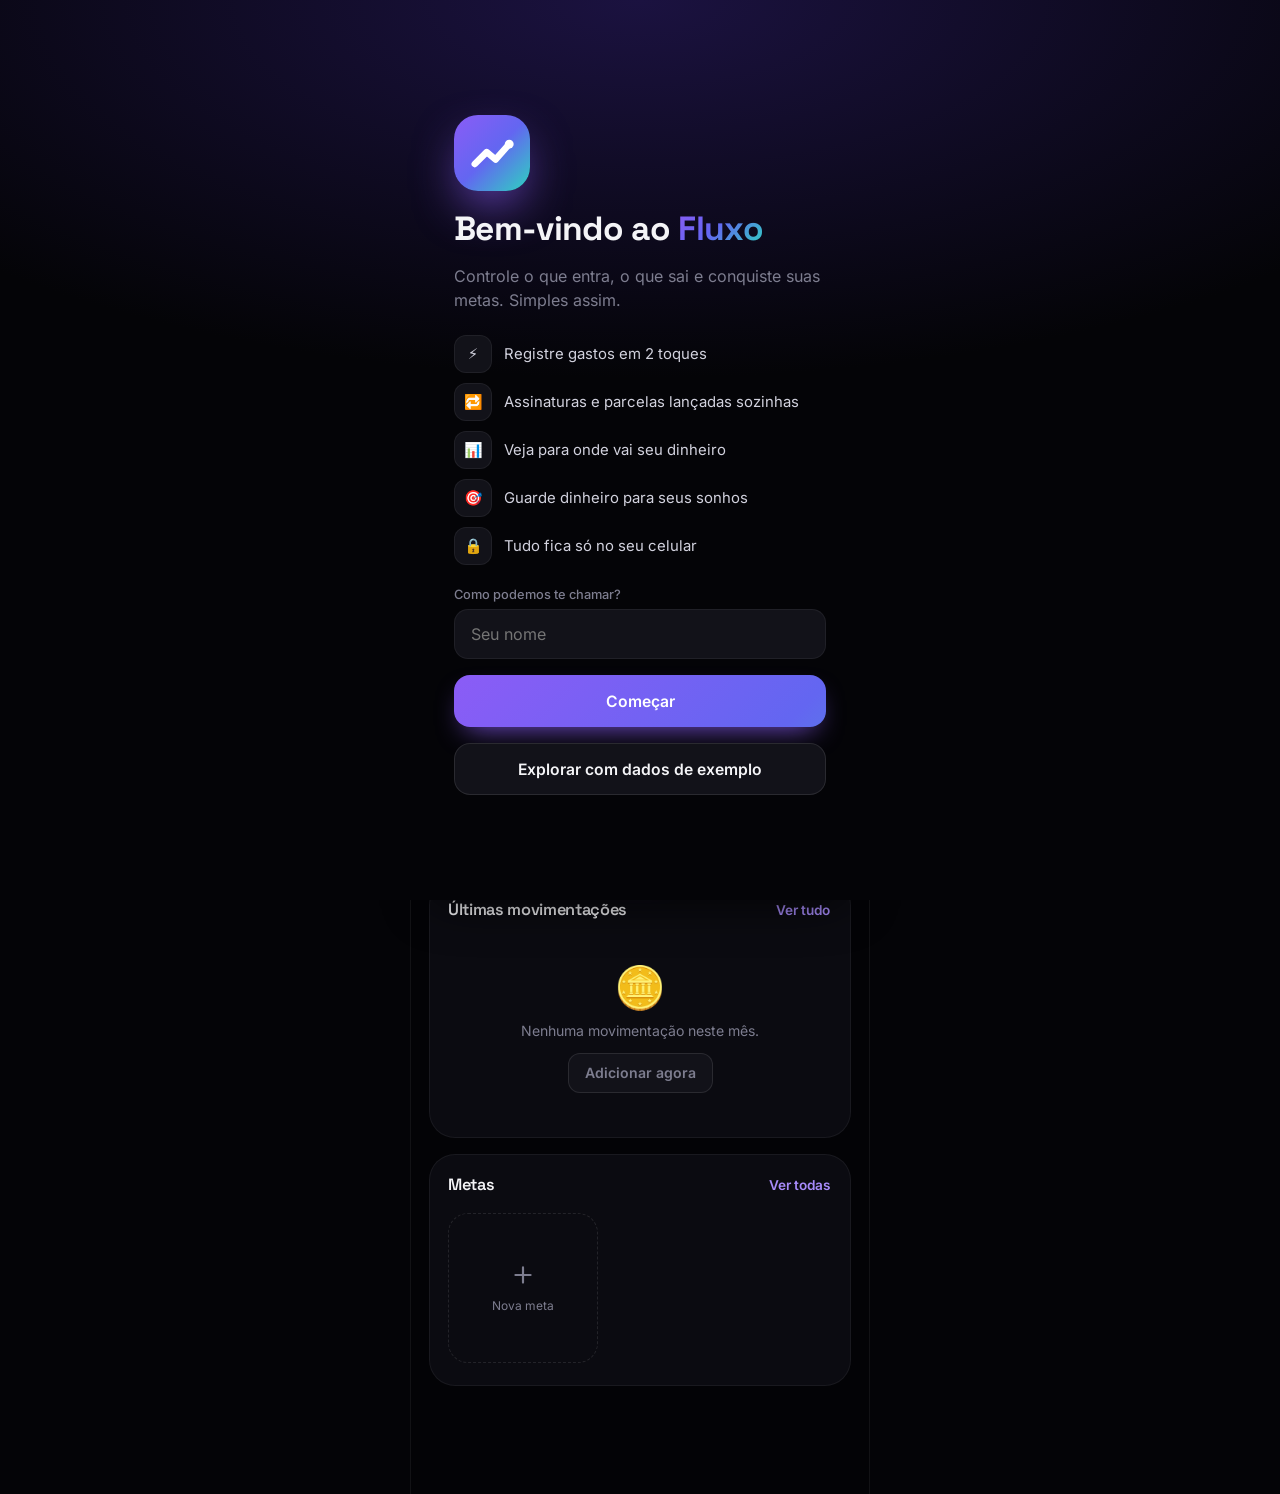
<file: index.html>
<!DOCTYPE html>
<html lang="pt-BR">
<head>
  <meta charset="UTF-8" />
  <meta name="viewport" content="width=device-width, initial-scale=1.0, maximum-scale=1.0, user-scalable=no, viewport-fit=cover" />
  <title>Fluxo — Finanças Pessoais</title>
  <meta name="description" content="Gestão de finanças pessoais simples, moderna e bonita." />
  <meta name="theme-color" content="#040407" />
  <meta name="mobile-web-app-capable" content="yes" />
  <meta name="apple-mobile-web-app-capable" content="yes" />
  <meta name="apple-mobile-web-app-status-bar-style" content="black-translucent" />
  <link rel="manifest" href="manifest.webmanifest" />
  <link rel="icon" href="icon.svg" type="image/svg+xml" />
  <link rel="stylesheet" href="style.css?v=2.0" />
</head>
<body>
  <div class="glow g1" aria-hidden="true"></div>
  <div class="glow g2" aria-hidden="true"></div>
  <canvas id="confetti" aria-hidden="true"></canvas>

  <div class="shell" id="shell">
    <!-- Topo -->
    <header class="appbar">
      <button class="hello" id="helloBtn" aria-label="Configurações do perfil">
        <span class="avatar" id="avatar">F</span>
        <span class="hello-text">
          <small id="greeting">Olá</small>
          <strong id="userName">Bem-vindo</strong>
        </span>
      </button>
      <div class="appbar-actions">
        <button class="icon-btn" id="eyeBtn" aria-label="Esconder valores">
          <svg class="eye-open" viewBox="0 0 24 24"><path d="M2 12s3.6-7 10-7 10 7 10 7-3.6 7-10 7S2 12 2 12z"/><circle cx="12" cy="12" r="3"/></svg>
          <svg class="eye-closed" viewBox="0 0 24 24"><path d="M3 3l18 18M10.6 5.1A9.8 9.8 0 0112 5c6.4 0 10 7 10 7a17 17 0 01-3.2 4.2M6.6 6.6A17 17 0 002 12s3.6 7 10 7a9.6 9.6 0 004.4-1.1M9.9 9.9a3 3 0 004.2 4.2"/></svg>
        </button>
        <button class="icon-btn" id="settingsBtn" aria-label="Configurações">
          <svg viewBox="0 0 24 24"><circle cx="12" cy="12" r="3"/><path d="M19.4 15a1.7 1.7 0 00.3 1.8l.1.1a2 2 0 11-2.8 2.8l-.1-.1a1.7 1.7 0 00-1.8-.3 1.7 1.7 0 00-1 1.5V21a2 2 0 11-4 0v-.1a1.7 1.7 0 00-1.1-1.5 1.7 1.7 0 00-1.8.3l-.1.1a2 2 0 11-2.8-2.8l.1-.1a1.7 1.7 0 00.3-1.8 1.7 1.7 0 00-1.5-1H3a2 2 0 110-4h.1a1.7 1.7 0 001.5-1.1 1.7 1.7 0 00-.3-1.8l-.1-.1a2 2 0 112.8-2.8l.1.1a1.7 1.7 0 001.8.3H9a1.7 1.7 0 001-1.5V3a2 2 0 114 0v.1a1.7 1.7 0 001 1.5 1.7 1.7 0 001.8-.3l.1-.1a2 2 0 112.8 2.8l-.1.1a1.7 1.7 0 00-.3 1.8V9a1.7 1.7 0 001.5 1H21a2 2 0 110 4h-.1a1.7 1.7 0 00-1.5 1z"/></svg>
        </button>
      </div>
    </header>

    <div class="month-switch" id="monthSwitch">
      <button class="icon-btn sm" id="prevMonth" aria-label="Mês anterior"><svg viewBox="0 0 24 24"><path d="M15 18l-6-6 6-6"/></svg></button>
      <button class="month-label" id="monthLabel" aria-label="Voltar para o mês atual">—</button>
      <button class="icon-btn sm" id="nextMonth" aria-label="Próximo mês"><svg viewBox="0 0 24 24"><path d="M9 18l6-6-6-6"/></svg></button>
    </div>

    <main class="screens">
      <!-- ===== Início ===== -->
      <section class="screen active" data-screen="home">
        <article class="hero">
          <div class="hero-orb"></div>
          <div class="hero-shine"></div>
          <div class="hero-top">
            <span class="hero-label" id="heroLabel">Saldo atual</span>
            <button class="streak-chip" id="streakChip" aria-label="Conquistas">🔥 <b id="streakNum">0</b></button>
          </div>
          <div class="hero-value money" id="heroBalance">R$ 0,00</div>
          <div class="forecast" id="forecast" hidden></div>
          <div class="hero-row">
            <div class="hero-pill in">
              <small><span class="pill-ico"><svg viewBox="0 0 24 24"><path d="M7 17L17 7M9 7h8v8"/></svg></span>Entrou no mês</small>
              <strong class="money" id="heroIncome">R$ 0</strong>
            </div>
            <div class="hero-pill out">
              <small><span class="pill-ico"><svg viewBox="0 0 24 24"><path d="M17 7L7 17M15 17H7V9"/></svg></span>Saiu no mês</small>
              <strong class="money" id="heroExpense">R$ 0</strong>
            </div>
          </div>
        </article>

        <div class="quick" id="quick">
          <button class="quick-btn" data-quick="expense"><span class="q-ico out"><svg viewBox="0 0 24 24"><path d="M12 5v14M5 12l7 7 7-7"/></svg></span>Despesa</button>
          <button class="quick-btn" data-quick="income"><span class="q-ico in"><svg viewBox="0 0 24 24"><path d="M12 19V5M5 12l7-7 7 7"/></svg></span>Receita</button>
          <button class="quick-btn" data-quick="transfer"><span class="q-ico tr"><svg viewBox="0 0 24 24"><path d="M7 7h13l-4-4M17 17H4l4 4"/></svg></span>Transferir</button>
          <button class="quick-btn" data-quick="sub"><span class="q-ico sub"><svg viewBox="0 0 24 24"><path d="M21 12a9 9 0 11-3-6.7L21 8"/><path d="M21 3v5h-5"/></svg></span>Assinatura</button>
          <button class="quick-btn" data-quick="inst"><span class="q-ico inst"><svg viewBox="0 0 24 24"><rect x="2" y="5" width="20" height="14" rx="2"/><path d="M2 10h20M6 15h4"/></svg></span>Parcelar</button>
          <button class="quick-btn" data-quick="goal"><span class="q-ico goal"><svg viewBox="0 0 24 24"><circle cx="12" cy="12" r="9"/><circle cx="12" cy="12" r="5"/><circle cx="12" cy="12" r="1"/></svg></span>Meta</button>
          <button class="quick-btn" data-quick="budget"><span class="q-ico budget"><svg viewBox="0 0 24 24"><path d="M21 12a9 9 0 11-9-9v9z"/><path d="M15 3.5A9 9 0 0120.5 9H15z"/></svg></span>Limite</button>
          <button class="quick-btn" data-quick="debt"><span class="q-ico debt"><svg viewBox="0 0 24 24"><circle cx="9" cy="8" r="4"/><path d="M2 21a7 7 0 0114 0M17 11h6M20 8v6"/></svg></span>Empréstimo</button>
        </div>

        <button class="story-banner" id="storyBanner" hidden></button>

        <article class="insight" id="insight"></article>

        <article class="panel flat">
          <div class="panel-head">
            <h2>Minhas contas</h2>
            <button class="link" data-open="account">+ Conta</button>
          </div>
          <div class="acc-rail" id="accRail"></div>
        </article>

        <article class="panel" id="upcomingPanel" hidden>
          <div class="panel-head">
            <h2>Próximas cobranças</h2>
            <button class="link" data-goto="plans" data-plan="fixed">Fixas</button>
          </div>
          <ul class="up-list" id="upcomingList"></ul>
        </article>

        <article class="panel">
          <div class="panel-head">
            <h2>Gastos do mês</h2>
            <button class="link" data-goto="stats">Análise</button>
          </div>
          <ul class="bars" id="homeBars"></ul>
        </article>

        <article class="panel">
          <div class="panel-head">
            <h2>Últimas movimentações</h2>
            <button class="link" data-goto="tx">Ver tudo</button>
          </div>
          <ul class="tx-list" id="homeTx"></ul>
        </article>

        <article class="panel flat">
          <div class="panel-head">
            <h2>Metas</h2>
            <button class="link" data-goto="plans" data-plan="goals">Ver todas</button>
          </div>
          <div class="goal-rail" id="homeGoals"></div>
        </article>
      </section>

      <!-- ===== Extrato ===== -->
      <section class="screen" data-screen="tx">
        <h1 class="screen-title">Extrato</h1>
        <div class="search">
          <svg viewBox="0 0 24 24"><circle cx="11" cy="11" r="7"/><path d="M20 20l-3.5-3.5"/></svg>
          <input type="search" id="search" placeholder="Buscar por nome ou categoria" />
          <button class="search-clear" id="searchClear" aria-label="Limpar busca" hidden><svg viewBox="0 0 24 24"><path d="M6 6l12 12M18 6L6 18"/></svg></button>
        </div>
        <div class="seg" id="typeFilter">
          <button class="active" data-filter="all">Tudo</button>
          <button data-filter="income">Entradas</button>
          <button data-filter="expense">Saídas</button>
          <span class="seg-pill"></span>
        </div>
        <div class="chip-rail" id="txFilters"></div>
        <div class="tx-summary" id="txSummary"></div>
        <ul class="tx-list full" id="txList"></ul>
        <p class="hint" id="swipeHint">Dica: arraste uma movimentação para a esquerda para excluir</p>
      </section>

      <!-- ===== Análise ===== -->
      <section class="screen" data-screen="stats">
        <h1 class="screen-title">Análise</h1>
        <button class="story-cta" id="storyBtn">
          <span class="story-cta-ico">✨</span>
          <span><strong id="storyBtnTitle">Resumo do mês</strong><small>Seu mês contado em stories</small></span>
          <svg viewBox="0 0 24 24"><path d="M9 18l6-6-6-6"/></svg>
        </button>

        <article class="panel">
          <div class="result-row">
            <div>
              <small class="muted">Resultado do mês</small>
              <div class="result-value money" id="statResult">R$ 0,00</div>
              <small class="muted" id="statResultHint">—</small>
            </div>
            <div class="ring" id="savingsRing" style="--p:0">
              <div class="ring-in"><strong id="savingsPct">0%</strong><small>guardado</small></div>
            </div>
          </div>
        </article>

        <article class="panel">
          <div class="panel-head">
            <h2>Regra 50/30/20</h2>
            <button class="link" id="ruleInfo">O que é?</button>
          </div>
          <div class="rule" id="rule"></div>
        </article>

        <article class="panel">
          <div class="panel-head"><h2>Para onde foi o dinheiro</h2></div>
          <div class="donut">
            <canvas id="catChart"></canvas>
            <div class="donut-center"><small>Total gasto</small><strong class="money" id="donutTotal">R$ 0</strong></div>
          </div>
          <ul class="cat-list" id="catList"></ul>
        </article>

        <article class="panel">
          <div class="panel-head">
            <h2>Calendário de gastos</h2>
            <span class="heat-legend"><small>menos</small><i class="h1"></i><i class="h2"></i><i class="h3"></i><i class="h4"></i><small>mais</small></span>
          </div>
          <div class="cal" id="calendar"></div>
        </article>

        <article class="panel">
          <div class="panel-head">
            <h2>Últimos 6 meses</h2>
            <div class="legend"><span><i class="dot in"></i>Entradas</span><span><i class="dot out"></i>Saídas</span></div>
          </div>
          <div class="chart-wrap"><canvas id="flowChart"></canvas></div>
        </article>

        <article class="panel">
          <div class="panel-head">
            <h2>Limites por categoria</h2>
            <button class="icon-btn sm" data-open="budget" aria-label="Novo limite"><svg viewBox="0 0 24 24"><path d="M12 5v14M5 12h14"/></svg></button>
          </div>
          <ul class="budget-list" id="budgetList"></ul>
        </article>
      </section>

      <!-- ===== Planos ===== -->
      <section class="screen" data-screen="plans">
        <h1 class="screen-title">Planos</h1>
        <div class="seg" id="planSeg">
          <button class="active" data-plan="goals">Metas</button>
          <button data-plan="fixed">Fixas</button>
          <button data-plan="debts">Empréstimos</button>
          <span class="seg-pill"></span>
        </div>

        <div class="plan" data-plan-view="goals">
          <article class="hero small">
            <div class="hero-orb"></div>
            <span class="hero-label">Total guardado</span>
            <div class="hero-value money" id="goalsTotal">R$ 0,00</div>
            <div class="track"><span id="goalsTrack"></span></div>
            <small class="hero-sub" id="goalsSub">—</small>
          </article>
          <ul class="goal-list" id="goalList"></ul>
          <button class="add-dashed" data-open="goal"><svg viewBox="0 0 24 24"><path d="M12 5v14M5 12h14"/></svg> Nova meta</button>
        </div>

        <div class="plan" data-plan-view="fixed" hidden>
          <article class="hero small">
            <div class="hero-orb"></div>
            <span class="hero-label">Gastos fixos por mês</span>
            <div class="hero-value money" id="fixedTotal">R$ 0,00</div>
            <small class="hero-sub" id="fixedSub">—</small>
          </article>
          <ul class="rec-list" id="recList"></ul>
          <div class="panel">
            <div class="panel-head"><h2>Adicionar rápido</h2></div>
            <div class="popular" id="popularSubs"></div>
          </div>
          <button class="add-dashed" data-open="sub"><svg viewBox="0 0 24 24"><path d="M12 5v14M5 12h14"/></svg> Nova assinatura ou conta fixa</button>
        </div>

        <div class="plan" data-plan-view="debts" hidden>
          <div class="tx-summary">
            <div class="in"><small>Me devem</small><strong class="money" id="debtOwed">R$ 0,00</strong></div>
            <div class="out"><small>Eu devo</small><strong class="money" id="debtOwe">R$ 0,00</strong></div>
          </div>
          <ul class="debt-list" id="debtList"></ul>
          <button class="add-dashed" data-open="debt"><svg viewBox="0 0 24 24"><path d="M12 5v14M5 12h14"/></svg> Novo empréstimo</button>
        </div>
      </section>
    </main>

    <!-- Barra inferior -->
    <nav class="tabbar" id="tabbar">
      <button class="tab active" data-tab="home">
        <svg viewBox="0 0 24 24"><path d="M3 10.5L12 3l9 7.5V20a1 1 0 01-1 1h-5v-6h-6v6H4a1 1 0 01-1-1z"/></svg><span>Início</span>
      </button>
      <button class="tab" data-tab="tx">
        <svg viewBox="0 0 24 24"><path d="M8 6h13M8 12h13M8 18h13M3 6h.01M3 12h.01M3 18h.01"/></svg><span>Extrato</span>
      </button>
      <button class="fab" id="fab" aria-label="Nova movimentação">
        <svg viewBox="0 0 24 24"><path d="M12 5v14M5 12h14"/></svg>
      </button>
      <button class="tab" data-tab="stats">
        <svg viewBox="0 0 24 24"><path d="M4 20V10M10 20V4M16 20v-7M22 20H2"/></svg><span>Análise</span>
      </button>
      <button class="tab" data-tab="plans">
        <svg viewBox="0 0 24 24"><circle cx="12" cy="12" r="9"/><circle cx="12" cy="12" r="5"/><circle cx="12" cy="12" r="1"/></svg><span>Planos</span>
      </button>
      <span class="tab-dot" id="tabDot"></span>
    </nav>
  </div>

  <!-- ===== Sheets ===== -->
  <div class="backdrop" id="backdrop"></div>

  <!-- Nova movimentação -->
  <section class="sheet" id="txSheet" aria-label="Movimentação">
    <div class="grab"><span></span></div>
    <div class="sheet-head">
      <div class="type-toggle three" id="typeToggle">
        <button type="button" data-type="expense" class="active">Despesa</button>
        <button type="button" data-type="income">Receita</button>
        <button type="button" data-type="transfer">Transferir</button>
        <span class="pill"></span>
      </div>
      <button class="icon-btn sm danger" id="txDelete" aria-label="Excluir" hidden><svg viewBox="0 0 24 24"><path d="M4 7h16M10 11v6M14 11v6M5 7l1 13h12l1-13M9 7V4h6v3"/></svg></button>
    </div>
    <div class="amount-display" id="amountDisplay"><span class="money-raw" id="amountText">R$ 0,00</span><i class="caret"></i></div>
    <div class="amount-hint" id="amountHint"></div>
    <div class="sugg-rail" id="txSugg"></div>
    <div class="tx-note" id="txNote" hidden></div>
    <input class="desc-input" id="txDesc" type="text" placeholder="Descrição (opcional)" maxlength="60" autocomplete="off" enterkeyhint="done" />
    <div class="cat-rail" id="txCats"></div>
    <div class="transfer-row" id="transferRow" hidden>
      <button type="button" class="acc-pick" id="trFrom"><small>De</small><strong>—</strong></button>
      <span class="tr-arrow"><svg viewBox="0 0 24 24"><path d="M5 12h14M13 6l6 6-6 6"/></svg></span>
      <button type="button" class="acc-pick" id="trTo"><small>Para</small><strong>—</strong></button>
    </div>
    <div class="opt-row" id="optRow">
      <button type="button" class="opt" id="optDate"><svg viewBox="0 0 24 24"><rect x="3" y="5" width="18" height="16" rx="2"/><path d="M16 3v4M8 3v4M3 11h18"/></svg><span>Hoje</span></button>
      <button type="button" class="opt" id="optAcc"><span>👛 Carteira</span></button>
      <button type="button" class="opt" id="optRepeat"><svg viewBox="0 0 24 24"><path d="M17 2l4 4-4 4M3 11V9a3 3 0 013-3h15M7 22l-4-4 4-4M21 13v2a3 3 0 01-3 3H3"/></svg><span>Não repete</span></button>
      <input type="date" id="txDate" class="ghost-date" tabindex="-1" aria-hidden="true" />
    </div>
    <div class="keypad" id="keypad">
      <button data-k="1">1</button><button data-k="2">2</button><button data-k="3">3</button>
      <button data-k="4">4</button><button data-k="5">5</button><button data-k="6">6</button>
      <button data-k="7">7</button><button data-k="8">8</button><button data-k="9">9</button>
      <button data-k="00">00</button><button data-k="0">0</button>
      <button data-k="back" aria-label="Apagar"><svg viewBox="0 0 24 24"><path d="M21 5H9l-6 7 6 7h12a1 1 0 001-1V6a1 1 0 00-1-1zM17 9l-6 6M11 9l6 6"/></svg></button>
    </div>
    <button class="btn primary block" id="txSave">Salvar</button>
  </section>

  <!-- Assinatura / conta fixa (edição) -->
  <section class="sheet" id="recSheet" aria-label="Assinatura">
    <div class="grab"><span></span></div>
    <div class="sheet-head">
      <h3 id="recTitle">Assinatura</h3>
      <button class="icon-btn sm danger" id="recDelete" aria-label="Cancelar assinatura"><svg viewBox="0 0 24 24"><path d="M4 7h16M10 11v6M14 11v6M5 7l1 13h12l1-13M9 7V4h6v3"/></svg></button>
    </div>
    <form id="recForm" class="form" autocomplete="off">
      <div class="rec-stats" id="recStats"></div>
      <label class="field"><span>Nome</span><input type="text" id="recDesc" maxlength="60" /></label>
      <div class="field-row">
        <label class="field"><span>Valor</span><input type="text" inputmode="decimal" id="recAmount" /></label>
        <label class="field"><span>Próxima cobrança</span><input type="date" id="recNext" /></label>
      </div>
      <div class="field"><span>Repete</span>
        <div class="chips-row three" id="recFreq">
          <button type="button" data-f="weekly">Semanal</button>
          <button type="button" data-f="monthly">Mensal</button>
          <button type="button" data-f="yearly">Anual</button>
        </div>
      </div>
      <div class="cat-rail" id="recCats"></div>
      <label class="setting boxed">
        <span class="s-ico">⏸️</span><span class="s-text"><strong>Pausar</strong><small>Para de lançar até você reativar</small></span>
        <input type="checkbox" class="switch" id="recPaused" />
      </label>
      <button type="submit" class="btn primary block">Salvar</button>
    </form>
  </section>

  <!-- Meta -->
  <section class="sheet" id="goalSheet" aria-label="Meta">
    <div class="grab"><span></span></div>
    <div class="sheet-head">
      <h3 id="goalTitle">Nova meta</h3>
      <button class="icon-btn sm danger" id="goalDelete" aria-label="Excluir meta" hidden><svg viewBox="0 0 24 24"><path d="M4 7h16M10 11v6M14 11v6M5 7l1 13h12l1-13M9 7V4h6v3"/></svg></button>
    </div>
    <form id="goalForm" class="form" autocomplete="off">
      <div class="emoji-rail" id="emojiRail"></div>
      <label class="field"><span>Nome da meta</span><input type="text" id="goalName" placeholder="Ex.: Viagem para o Japão" maxlength="40" /></label>
      <div class="field-row">
        <label class="field"><span>Quanto quer juntar</span><input type="text" inputmode="decimal" id="goalTarget" placeholder="R$ 10.000" /></label>
        <label class="field"><span>Já tenho</span><input type="text" inputmode="decimal" id="goalSaved" placeholder="R$ 0" /></label>
      </div>
      <label class="field"><span>Até quando? (opcional)</span><input type="month" id="goalDeadline" /></label>
      <p class="muted small" id="goalPlanHint"></p>
      <button type="submit" class="btn primary block">Salvar meta</button>
    </form>
  </section>

  <!-- Guardar / retirar -->
  <section class="sheet" id="depositSheet" aria-label="Guardar dinheiro">
    <div class="grab"><span></span></div>
    <div class="deposit-head">
      <div class="deposit-emoji" id="depositEmoji">🎯</div>
      <div class="deposit-info">
        <h3 id="depositName">Meta</h3>
        <small class="muted" id="depositInfo">—</small>
      </div>
      <button class="icon-btn sm" id="depositEdit" aria-label="Editar meta"><svg viewBox="0 0 24 24"><path d="M4 20h4L19 9l-4-4L4 16v4z"/></svg></button>
    </div>
    <div class="track big"><span id="depositTrack"></span></div>
    <p class="muted small deposit-plan" id="depositPlan"></p>
    <form id="depositForm" class="form" autocomplete="off">
      <label class="field"><span>Valor</span><input type="text" inputmode="decimal" id="depositAmount" placeholder="R$ 0,00" /></label>
      <div class="chips-row" id="depositChips">
        <button type="button" data-v="50">+ 50</button>
        <button type="button" data-v="100">+ 100</button>
        <button type="button" data-v="500">+ 500</button>
        <button type="button" data-v="1000">+ 1.000</button>
      </div>
      <div class="btn-row">
        <button type="button" class="btn ghost" id="withdrawBtn">Retirar</button>
        <button type="submit" class="btn primary">Guardar</button>
      </div>
    </form>
  </section>

  <!-- Limite -->
  <section class="sheet" id="budgetSheet" aria-label="Limite por categoria">
    <div class="grab"><span></span></div>
    <div class="sheet-head">
      <h3>Limite mensal</h3>
      <button class="icon-btn sm danger" id="budgetDelete" aria-label="Remover limite" hidden><svg viewBox="0 0 24 24"><path d="M4 7h16M10 11v6M14 11v6M5 7l1 13h12l1-13M9 7V4h6v3"/></svg></button>
    </div>
    <form id="budgetForm" class="form" autocomplete="off">
      <p class="muted small">Escolha a categoria e quanto você quer gastar no máximo por mês.</p>
      <div class="cat-rail" id="budgetCats"></div>
      <label class="field"><span>Limite por mês</span><input type="text" inputmode="decimal" id="budgetLimit" placeholder="R$ 800" /></label>
      <button type="submit" class="btn primary block">Salvar limite</button>
    </form>
  </section>

  <!-- Conta -->
  <section class="sheet" id="accountSheet" aria-label="Conta">
    <div class="grab"><span></span></div>
    <div class="sheet-head">
      <h3 id="accTitle">Nova conta</h3>
      <button class="icon-btn sm danger" id="accDelete" aria-label="Excluir conta" hidden><svg viewBox="0 0 24 24"><path d="M4 7h16M10 11v6M14 11v6M5 7l1 13h12l1-13M9 7V4h6v3"/></svg></button>
    </div>
    <form id="accForm" class="form" autocomplete="off">
      <div class="acc-balance" id="accBalance" hidden></div>
      <div class="emoji-rail" id="accEmojis"></div>
      <label class="field"><span>Nome</span><input type="text" id="accName" placeholder="Ex.: Nubank, Carteira, Poupança" maxlength="24" /></label>
      <label class="field"><span>Saldo inicial</span><input type="text" inputmode="decimal" id="accInitial" placeholder="R$ 0,00" /></label>
      <div class="swatches" id="accColors"></div>
      <button type="submit" class="btn primary block">Salvar conta</button>
    </form>
  </section>

  <!-- Empréstimo -->
  <section class="sheet" id="debtSheet" aria-label="Empréstimo">
    <div class="grab"><span></span></div>
    <div class="sheet-head">
      <h3 id="debtTitle">Novo empréstimo</h3>
      <button class="icon-btn sm danger" id="debtDelete" aria-label="Excluir" hidden><svg viewBox="0 0 24 24"><path d="M4 7h16M10 11v6M14 11v6M5 7l1 13h12l1-13M9 7V4h6v3"/></svg></button>
    </div>
    <form id="debtForm" class="form" autocomplete="off">
      <div class="seg two" id="debtDir">
        <button type="button" class="active" data-dir="owed">Me deve</button>
        <button type="button" data-dir="owe">Eu devo</button>
        <span class="seg-pill"></span>
      </div>
      <label class="field"><span>Pessoa</span><input type="text" id="debtPerson" placeholder="Ex.: João" maxlength="30" /></label>
      <div class="field-row">
        <label class="field"><span>Valor</span><input type="text" inputmode="decimal" id="debtAmount" placeholder="R$ 0,00" /></label>
        <label class="field"><span>Combinado para</span><input type="date" id="debtDue" /></label>
      </div>
      <label class="field"><span>Motivo (opcional)</span><input type="text" id="debtDesc" placeholder="Ex.: Ingresso do show" maxlength="50" /></label>
      <button type="submit" class="btn primary block">Salvar</button>
    </form>
  </section>

  <section class="sheet" id="debtViewSheet" aria-label="Detalhes do empréstimo">
    <div class="grab"><span></span></div>
    <div class="deposit-head">
      <div class="deposit-emoji" id="dvEmoji">🤝</div>
      <div class="deposit-info">
        <h3 id="dvName">—</h3>
        <small class="muted" id="dvInfo">—</small>
      </div>
      <button class="icon-btn sm" id="dvEdit" aria-label="Editar"><svg viewBox="0 0 24 24"><path d="M4 20h4L19 9l-4-4L4 16v4z"/></svg></button>
    </div>
    <div class="track big"><span id="dvTrack"></span></div>
    <form id="dvForm" class="form" autocomplete="off">
      <label class="field"><span>Valor recebido / pago agora</span><input type="text" inputmode="decimal" id="dvAmount" placeholder="R$ 0,00" /></label>
      <label class="setting boxed">
        <span class="s-ico">🧾</span><span class="s-text"><strong>Lançar no extrato</strong><small id="dvLaunchHint">Registra o valor na sua conta</small></span>
        <input type="checkbox" class="switch" id="dvLaunch" checked />
      </label>
      <div class="btn-row">
        <button type="button" class="btn ghost" id="dvSettle">Quitar tudo</button>
        <button type="submit" class="btn primary">Registrar</button>
      </div>
    </form>
  </section>

  <!-- Categorias -->
  <section class="sheet" id="catSheet" aria-label="Categorias">
    <div class="grab"><span></span></div>
    <div class="sheet-head"><h3>Categorias</h3></div>
    <div class="form">
      <div class="seg two" id="catType">
        <button type="button" class="active" data-t="expense">Despesas</button>
        <button type="button" data-t="income">Receitas</button>
        <span class="seg-pill"></span>
      </div>
      <div class="cat-grid" id="catGrid"></div>
      <div class="new-cat">
        <h4>Criar categoria</h4>
        <div class="field-row emoji-name">
          <label class="field"><span>Ícone</span><input type="text" id="newCatIcon" placeholder="🐾" maxlength="4" /></label>
          <label class="field"><span>Nome</span><input type="text" id="newCatName" placeholder="Ex.: Pets" maxlength="18" /></label>
        </div>
        <div class="swatches" id="newCatColors"></div>
        <button type="button" class="btn primary block" id="newCatSave">Criar categoria</button>
      </div>
    </div>
  </section>

  <!-- Conquistas -->
  <section class="sheet" id="achSheet" aria-label="Conquistas">
    <div class="grab"><span></span></div>
    <div class="sheet-head"><h3>Conquistas</h3></div>
    <div class="streak-card">
      <div class="streak-fire">🔥</div>
      <div><strong id="achStreak">0 dias seguidos</strong><small id="achBest">Recorde: 0</small></div>
    </div>
    <p class="muted small ach-sub" id="achCount">—</p>
    <div class="ach-grid" id="achGrid"></div>
  </section>

  <!-- Configurações -->
  <section class="sheet" id="settingsSheet" aria-label="Configurações">
    <div class="grab"><span></span></div>
    <div class="sheet-head"><h3>Configurações</h3></div>
    <div class="form">
      <label class="field"><span>Seu nome</span><input type="text" id="nameInput" placeholder="Como quer ser chamado?" maxlength="24" autocomplete="off" /></label>
      <div class="settings-group">
        <button class="setting" data-action="achievements"><span class="s-ico">🏆</span><span class="s-text"><strong>Conquistas</strong><small id="achRowHint">Veja suas medalhas</small></span><svg viewBox="0 0 24 24"><path d="M9 18l6-6-6-6"/></svg></button>
        <button class="setting" data-action="categories"><span class="s-ico">🏷️</span><span class="s-text"><strong>Categorias</strong><small>Crie categorias do seu jeito</small></span><svg viewBox="0 0 24 24"><path d="M9 18l6-6-6-6"/></svg></button>
        <button class="setting" data-action="accounts"><span class="s-ico">🏦</span><span class="s-text"><strong>Contas</strong><small>Carteira, bancos, poupança</small></span><svg viewBox="0 0 24 24"><path d="M9 18l6-6-6-6"/></svg></button>
      </div>
      <div class="settings-group">
        <div class="setting static">
          <span class="s-ico">🎨</span><span class="s-text"><strong>Cor do app</strong></span>
          <div class="accent-picker" id="accentPicker"></div>
        </div>
        <label class="setting">
          <span class="s-ico">👁️</span><span class="s-text"><strong>Esconder valores</strong><small>Borra os valores na tela</small></span>
          <input type="checkbox" class="switch" id="hideToggle" />
        </label>
        <label class="setting">
          <span class="s-ico">📳</span><span class="s-text"><strong>Vibração</strong><small>Resposta ao tocar nos botões</small></span>
          <input type="checkbox" class="switch" id="hapticToggle" />
        </label>
        <label class="setting">
          <span class="s-ico">🔒</span><span class="s-text"><strong>Bloqueio com PIN</strong><small>Pede um código de 4 dígitos ao abrir</small></span>
          <input type="checkbox" class="switch" id="pinToggle" />
        </label>
        <label class="setting app-only">
          <span class="s-ico">⏰</span><span class="s-text"><strong>Lembrete diário</strong><small>Notificação para registrar seus gastos</small></span>
          <input type="checkbox" class="switch" id="reminderToggle" />
        </label>
        <div class="setting static app-only" id="reminderHours" hidden>
          <span class="s-ico">🕗</span><span class="s-text"><strong>Horário</strong></span>
          <div class="hour-picker" id="hourPicker"></div>
        </div>
      </div>
      <div class="settings-group">
        <button class="setting" data-action="export"><span class="s-ico">💾</span><span class="s-text"><strong>Fazer backup</strong><small>Salvar seus dados em um arquivo</small></span><svg viewBox="0 0 24 24"><path d="M9 18l6-6-6-6"/></svg></button>
        <label class="setting"><span class="s-ico">📂</span><span class="s-text"><strong>Restaurar backup</strong><small>Carregar dados de um arquivo</small></span><svg viewBox="0 0 24 24"><path d="M9 18l6-6-6-6"/></svg><input type="file" id="importFile" accept="application/json,.json" hidden /></label>
        <button class="setting" data-action="csv"><span class="s-ico">📊</span><span class="s-text"><strong>Exportar para Excel</strong><small>Planilha com todas as movimentações</small></span><svg viewBox="0 0 24 24"><path d="M9 18l6-6-6-6"/></svg></button>
        <a class="setting web-only" id="apkLink" href="baixar.html"><span class="s-ico">🤖</span><span class="s-text"><strong>Baixar app Android</strong><small>Instale o Fluxo no seu celular</small></span><svg viewBox="0 0 24 24"><path d="M9 18l6-6-6-6"/></svg></a>
      </div>
      <div class="settings-group">
        <button class="setting" data-action="news"><span class="s-ico">🎁</span><span class="s-text"><strong>Novidades</strong><small>O que chegou na versão 2</small></span><svg viewBox="0 0 24 24"><path d="M9 18l6-6-6-6"/></svg></button>
        <button class="setting" data-action="demo"><span class="s-ico">✨</span><span class="s-text"><strong>Dados de exemplo</strong><small>Ver o app funcionando</small></span><svg viewBox="0 0 24 24"><path d="M9 18l6-6-6-6"/></svg></button>
        <button class="setting danger" data-action="reset"><span class="s-ico">🗑️</span><span class="s-text"><strong>Apagar tudo</strong><small>Começar do zero</small></span><svg viewBox="0 0 24 24"><path d="M9 18l6-6-6-6"/></svg></button>
      </div>
      <p class="version muted small">Fluxo 2.0 · seus dados ficam só neste aparelho</p>
    </div>
  </section>

  <!-- Novidades -->
  <section class="sheet" id="newsSheet" aria-label="Novidades">
    <div class="grab"><span></span></div>
    <div class="news-head">
      <div class="news-badge">2.0</div>
      <h3>Chegou o Fluxo 2.0 🎉</h3>
      <p class="muted small">Muito mais do que anotar gastos:</p>
    </div>
    <ul class="news-list">
      <li><span>🔁</span><div><strong>Assinaturas e contas fixas</strong><small>Netflix, aluguel, academia… lançados sozinhos todo mês</small></div></li>
      <li><span>💳</span><div><strong>Compras parceladas</strong><small>Lance em 10x e as parcelas aparecem em cada mês</small></div></li>
      <li><span>🏦</span><div><strong>Várias contas e transferências</strong><small>Carteira, Nubank, poupança, cada uma com seu saldo</small></div></li>
      <li><span>🔮</span><div><strong>Previsão do saldo</strong><small>Saiba quanto vai sobrar no fim do mês</small></div></li>
      <li><span>🤝</span><div><strong>Empréstimos</strong><small>Quem te deve e para quem você deve</small></div></li>
      <li><span>✨</span><div><strong>Resumo do mês em stories</strong><small>Seu mês contado como um story</small></div></li>
      <li><span>🏆</span><div><strong>Conquistas e sequência</strong><small>Ganhe medalhas mantendo o hábito</small></div></li>
      <li><span>📅</span><div><strong>Calendário e regra 50/30/20</strong><small>Veja os dias mais caros e o equilíbrio do mês</small></div></li>
      <li><span>🔒</span><div><strong>PIN, categorias e cores</strong><small>Deixe o app com a sua cara, e só seu</small></div></li>
    </ul>
    <button class="btn primary block" id="newsOk">Bora!</button>
  </section>

  <!-- Seletor rápido -->
  <div class="picker" id="picker">
    <div class="picker-card">
      <h3 id="pickerTitle">Escolha</h3>
      <div class="picker-list" id="pickerList"></div>
      <button class="btn ghost block" id="pickerCancel">Cancelar</button>
    </div>
  </div>

  <!-- Confirmação -->
  <div class="dialog" id="dialog" role="alertdialog" aria-modal="true">
    <div class="dialog-card">
      <div class="dialog-ico" id="dialogIco">⚠️</div>
      <h3 id="dialogTitle">Tem certeza?</h3>
      <p class="muted" id="dialogText"></p>
      <div class="btn-row">
        <button class="btn ghost" id="dialogNo">Cancelar</button>
        <button class="btn primary" id="dialogYes">Confirmar</button>
      </div>
    </div>
  </div>

  <!-- Stories -->
  <div class="stories" id="stories" hidden>
    <div class="story-bars" id="storyBars"></div>
    <button class="story-close" id="storyClose" aria-label="Fechar"><svg viewBox="0 0 24 24"><path d="M6 6l12 12M18 6L6 18"/></svg></button>
    <div class="story-stage" id="storyStage"></div>
  </div>

  <!-- Bloqueio -->
  <div class="lock" id="lock" hidden>
    <div class="lock-inner">
      <img class="lock-logo" src="icon.svg" alt="" />
      <h2 id="lockTitle">Digite seu PIN</h2>
      <p class="muted small" id="lockSub">Para abrir o Fluxo</p>
      <div class="pin-dots" id="pinDots"><i></i><i></i><i></i><i></i></div>
      <div class="keypad lock-pad" id="lockPad">
        <button data-k="1">1</button><button data-k="2">2</button><button data-k="3">3</button>
        <button data-k="4">4</button><button data-k="5">5</button><button data-k="6">6</button>
        <button data-k="7">7</button><button data-k="8">8</button><button data-k="9">9</button>
        <button data-k="cancel" class="lock-link" id="lockCancel">Esqueci</button><button data-k="0">0</button>
        <button data-k="back" aria-label="Apagar"><svg viewBox="0 0 24 24"><path d="M21 5H9l-6 7 6 7h12a1 1 0 001-1V6a1 1 0 00-1-1zM17 9l-6 6M11 9l6 6"/></svg></button>
      </div>
    </div>
  </div>

  <!-- Boas-vindas -->
  <div class="onboard" id="onboard" hidden>
    <div class="onboard-inner">
      <div class="onboard-logo"><img src="icon.svg" alt="" /></div>
      <h1>Bem-vindo ao <span class="grad">Fluxo</span></h1>
      <p class="muted">Controle o que entra, o que sai e conquiste suas metas. Simples assim.</p>
      <ul class="onboard-feats">
        <li><span>⚡</span>Registre gastos em 2 toques</li>
        <li><span>🔁</span>Assinaturas e parcelas lançadas sozinhas</li>
        <li><span>📊</span>Veja para onde vai seu dinheiro</li>
        <li><span>🎯</span>Guarde dinheiro para seus sonhos</li>
        <li><span>🔒</span>Tudo fica só no seu celular</li>
      </ul>
      <label class="field"><span>Como podemos te chamar?</span><input type="text" id="onboardName" placeholder="Seu nome" maxlength="24" autocomplete="off" /></label>
      <button class="btn primary block" id="startEmpty">Começar</button>
      <button class="btn ghost block" id="startDemo">Explorar com dados de exemplo</button>
    </div>
  </div>

  <div class="toasts" id="toasts" aria-live="polite"></div>

  <script src="vendor/chart.umd.min.js"></script>
  <script src="app.js?v=2.0"></script>
</body>
</html>
</file>
<file: style.css>
@font-face { font-family: "Inter"; src: url("vendor/inter.woff2") format("woff2"); font-weight: 100 900; font-display: swap; }
@font-face { font-family: "Space Grotesk"; src: url("vendor/space-grotesk.woff2") format("woff2"); font-weight: 300 700; font-display: swap; }

@property --p { syntax: "<number>"; inherits: true; initial-value: 0; }

:root {
  --bg: #040407;
  --surface: #0b0b11;
  --surface-2: #121219;
  --surface-3: #1a1a23;
  --line: rgba(255, 255, 255, 0.06);
  --line-2: rgba(255, 255, 255, 0.1);
  --text: #f4f4f7;
  --muted: #7d7d8f;
  --violet: #8b5cf6;
  --violet-2: #a78bfa;
  --teal: #2dd4bf;
  --in: #34d399;
  --out: #fb7185;
  --warn: #fbbf24;
  --grad: linear-gradient(135deg, #8b5cf6 0%, #6366f1 45%, #2dd4bf 100%);
  --r-lg: 26px;
  --r: 20px;
  --r-sm: 14px;
  --ease: cubic-bezier(0.22, 1, 0.36, 1);
  --spring: cubic-bezier(0.34, 1.56, 0.64, 1);
  --tabbar-h: 74px;
  --safe-b: env(safe-area-inset-bottom, 0px);
  --safe-t: env(safe-area-inset-top, 0px);
}

* { box-sizing: border-box; margin: 0; padding: 0; -webkit-tap-highlight-color: transparent; }
[hidden] { display: none !important; }
html { color-scheme: dark; background: var(--bg); }
body {
  font-family: "Inter", system-ui, -apple-system, sans-serif;
  background: var(--bg);
  color: var(--text);
  min-height: 100vh;
  min-height: 100dvh;
  overflow-x: hidden;
  -webkit-font-smoothing: antialiased;
  overscroll-behavior-y: none;
  user-select: none;
  -webkit-user-select: none;
}
input { user-select: text; -webkit-user-select: text; }
button, input, a { font: inherit; color: inherit; text-decoration: none; }
button { cursor: pointer; border: none; background: none; }
svg { width: 20px; height: 20px; fill: none; stroke: currentColor; stroke-width: 2; stroke-linecap: round; stroke-linejoin: round; flex-shrink: 0; }
h1, h2, h3, .hero-value, .result-value, .amount-display, .month-label { font-family: "Space Grotesk", "Inter", sans-serif; letter-spacing: -0.02em; }
.muted { color: var(--muted); }
.small { font-size: 0.84rem; line-height: 1.45; }

/* Brilhos de fundo (bem sutis) */
.glow { position: fixed; border-radius: 50%; filter: blur(100px); pointer-events: none; z-index: 0; opacity: 0.22; animation: drift 24s ease-in-out infinite; }
.g1 { width: 380px; height: 380px; background: #5b21b6; top: -180px; left: 50%; margin-left: -300px; }
.g2 { width: 300px; height: 300px; background: #0f766e; top: 260px; left: 50%; margin-left: 20px; opacity: 0.12; animation-delay: -12s; }
@keyframes drift { 0%,100% { transform: translate(0,0); } 50% { transform: translate(40px, 30px) scale(1.1); } }
#confetti { position: fixed; inset: 0; width: 100%; height: 100%; pointer-events: none; z-index: 300; }

/* ---------- Estrutura ---------- */
.shell {
  position: relative; z-index: 1;
  max-width: 460px; margin: 0 auto; min-height: 100vh; min-height: 100dvh;
  padding: calc(14px + var(--safe-t)) 18px calc(var(--tabbar-h) + 34px + var(--safe-b));
}
@media (min-width: 520px) {
  .shell { border-left: 1px solid var(--line); border-right: 1px solid var(--line); background: rgba(4,4,7,0.6); }
}

.appbar { display: flex; align-items: center; justify-content: space-between; gap: 12px; padding: 4px 0 12px; }
.hello { display: flex; align-items: center; gap: 12px; text-align: left; min-width: 0; }
.avatar {
  width: 44px; height: 44px; border-radius: 15px; display: grid; place-items: center; flex-shrink: 0;
  font-family: "Space Grotesk"; font-weight: 700; font-size: 1.15rem; color: #fff;
  background: var(--grad); box-shadow: 0 8px 24px -10px rgba(139, 92, 246, 0.9);
}
.hello-text { display: flex; flex-direction: column; min-width: 0; }
.hello-text small { color: var(--muted); font-size: 0.8rem; }
.hello-text strong { font-size: 1.05rem; font-weight: 600; white-space: nowrap; overflow: hidden; text-overflow: ellipsis; }
.appbar-actions { display: flex; gap: 8px; }

.icon-btn {
  width: 42px; height: 42px; border-radius: 14px; display: grid; place-items: center;
  background: var(--surface-2); border: 1px solid var(--line); color: var(--text);
  transition: transform .2s var(--spring), background .2s;
}
.icon-btn:active { transform: scale(0.9); background: var(--surface-3); }
.icon-btn.sm { width: 34px; height: 34px; border-radius: 11px; }
.icon-btn.sm svg { width: 17px; height: 17px; }
.icon-btn.danger { color: var(--out); background: rgba(251,113,133,0.1); border-color: rgba(251,113,133,0.2); }
.eye-closed { display: none; }
body.privacy .eye-open { display: none; }
body.privacy .eye-closed { display: block; }

.month-switch {
  display: flex; align-items: center; justify-content: space-between; gap: 8px;
  padding: 5px; margin-bottom: 16px; border-radius: 16px; background: var(--surface); border: 1px solid var(--line);
  transition: opacity .3s, max-height .35s var(--ease), margin .35s var(--ease), padding .35s var(--ease);
  max-height: 60px; overflow: hidden;
}
.month-switch.hidden { opacity: 0; max-height: 0; margin: 0; padding: 0 5px; border-width: 0; pointer-events: none; }
.month-switch .icon-btn { background: transparent; border-color: transparent; }
.month-label { flex: 1; text-align: center; font-weight: 600; font-size: 1rem; transition: opacity .15s, transform .3s var(--ease); padding: 6px; border-radius: 10px; }
.month-label.swap { opacity: 0; transform: translateY(5px); }
.month-label .today-dot { display: inline-block; width: 6px; height: 6px; border-radius: 50%; background: var(--teal); margin-left: 8px; vertical-align: middle; box-shadow: 0 0 10px var(--teal); }

/* ---------- Telas ---------- */
.screen { display: none; flex-direction: column; gap: 16px; }
.screen.active { display: flex; animation: screenIn .45s var(--ease) both; }
.screen.back.active { animation-name: screenInBack; }
@keyframes screenIn { from { opacity: 0; transform: translateX(22px); } to { opacity: 1; transform: none; } }
@keyframes screenInBack { from { opacity: 0; transform: translateX(-22px); } to { opacity: 1; transform: none; } }
.screen-title { font-size: 1.7rem; font-weight: 700; padding: 2px 2px 0; }
.screen > * { animation: rise .55s var(--ease) both; }
.screen.active > *:nth-child(2) { animation-delay: .04s; }
.screen.active > *:nth-child(3) { animation-delay: .08s; }
.screen.active > *:nth-child(4) { animation-delay: .12s; }
.screen.active > *:nth-child(5) { animation-delay: .16s; }
.screen.active > *:nth-child(6) { animation-delay: .2s; }
@keyframes rise { from { opacity: 0; transform: translateY(14px); } to { opacity: 1; transform: none; } }

/* ---------- Hero ---------- */
.hero {
  position: relative; overflow: hidden; border-radius: var(--r-lg); padding: 22px 20px 18px;
  background:
    radial-gradient(120% 140% at 100% 0%, rgba(99,102,241,0.35), transparent 55%),
    radial-gradient(90% 120% at 0% 100%, rgba(45,212,191,0.16), transparent 60%),
    linear-gradient(160deg, #15122b, #0a0a12 70%);
  border: 1px solid rgba(167,139,250,0.18);
  box-shadow: 0 30px 60px -30px rgba(91,33,182,0.7), inset 0 1px 0 rgba(255,255,255,0.06);
}
.hero-orb { position: absolute; width: 180px; height: 180px; right: -50px; top: -60px; border-radius: 50%; background: var(--grad); filter: blur(50px); opacity: 0.45; animation: orb 9s ease-in-out infinite; }
@keyframes orb { 50% { transform: translate(-30px, 20px) scale(1.15); opacity: .6; } }
.hero-shine { position: absolute; inset: 0; background: linear-gradient(115deg, transparent 35%, rgba(255,255,255,0.09) 50%, transparent 62%); transform: translateX(-120%); animation: shine 6s 1s ease-in-out infinite; pointer-events: none; }
@keyframes shine { 0%, 65% { transform: translateX(-120%); } 100% { transform: translateX(120%); } }
.hero-label { position: relative; font-size: 0.85rem; color: rgba(255,255,255,0.65); font-weight: 500; }
.hero-value { position: relative; font-size: 2.35rem; font-weight: 700; margin: 4px 0 18px; white-space: nowrap; }
.hero.small .hero-value { margin-bottom: 14px; font-size: 2rem; }
.hero-sub { position: relative; display: block; margin-top: 10px; color: rgba(255,255,255,0.6); font-size: .8rem; }
.hero-row { position: relative; display: grid; grid-template-columns: 1fr 1fr; gap: 10px; }
.hero-pill { display: flex; flex-direction: column; gap: 6px; padding: 11px 12px; border-radius: 16px; background: rgba(0,0,0,0.35); border: 1px solid var(--line); min-width: 0; }
.hero-pill small { display: flex; align-items: center; gap: 6px; font-size: .74rem; color: var(--muted); white-space: nowrap; }
.hero-pill strong { font-family: "Space Grotesk"; font-size: 1.05rem; font-weight: 600; white-space: nowrap; overflow: hidden; text-overflow: ellipsis; font-variant-numeric: tabular-nums; }
.pill-ico { width: 20px; height: 20px; border-radius: 7px; display: grid; place-items: center; flex-shrink: 0; }
.pill-ico svg { width: 13px; height: 13px; stroke-width: 2.6; }
.in .pill-ico { background: rgba(52,211,153,0.14); color: var(--in); }
.out .pill-ico { background: rgba(251,113,133,0.14); color: var(--out); }

body.privacy .money { filter: blur(9px); transition: filter .3s; }
.money { transition: filter .3s; }

.track { position: relative; height: 8px; border-radius: 99px; background: rgba(255,255,255,0.08); overflow: hidden; }
.track span { position: absolute; inset: 0 auto 0 0; width: 0; border-radius: inherit; background: var(--grad); transition: width 1.1s var(--ease); overflow: hidden; }
.track.big { height: 10px; margin: 4px 0 18px; }

/* ---------- Ações rápidas ---------- */
.quick { display: grid; grid-template-columns: repeat(4, 1fr); gap: 10px; }
.quick-btn { display: flex; flex-direction: column; align-items: center; gap: 8px; font-size: .78rem; color: #c9c9d6; font-weight: 500; transition: transform .2s var(--spring); }
.quick-btn:active { transform: scale(0.9); }
.q-ico { width: 56px; height: 56px; border-radius: 19px; display: grid; place-items: center; background: var(--surface-2); border: 1px solid var(--line); transition: background .2s; }
.q-ico svg { width: 22px; height: 22px; }
.q-ico.in { color: var(--in); }
.q-ico.out { color: var(--out); }
.q-ico.goal { color: var(--violet-2); }
.q-ico.budget { color: var(--warn); }

/* ---------- Insight ---------- */
.insight { display: flex; align-items: center; gap: 14px; padding: 14px 16px; border-radius: var(--r); background: var(--surface); border: 1px solid var(--line); }
.insight:empty { display: none; }
.insight-ico { width: 42px; height: 42px; border-radius: 14px; display: grid; place-items: center; font-size: 1.3rem; background: var(--surface-3); flex-shrink: 0; }
.insight p { font-size: .88rem; line-height: 1.45; color: #cfcfdb; }
.insight p strong { color: var(--text); }
.insight.good { border-color: rgba(52,211,153,0.2); background: linear-gradient(90deg, rgba(52,211,153,0.08), var(--surface) 60%); }
.insight.bad { border-color: rgba(251,113,133,0.22); background: linear-gradient(90deg, rgba(251,113,133,0.08), var(--surface) 60%); }

/* ---------- Painéis ---------- */
.panel { padding: 18px; border-radius: var(--r-lg); background: var(--surface); border: 1px solid var(--line); }
.panel.flat { padding: 18px 0 18px 18px; }
.panel.flat .panel-head { padding-right: 18px; }
.panel-head { display: flex; align-items: center; justify-content: space-between; gap: 10px; margin-bottom: 14px; }
.panel-head h2 { font-size: 1.02rem; font-weight: 600; }
.link { color: var(--violet-2); font-size: .85rem; font-weight: 600; padding: 4px 2px; }
.link:active { opacity: .6; }

.bars { list-style: none; display: flex; flex-direction: column; gap: 14px; }
.bar-row { display: grid; grid-template-columns: 36px 1fr; gap: 12px; align-items: center; }
.bar-ico { width: 36px; height: 36px; border-radius: 12px; display: grid; place-items: center; font-size: 1.05rem; }
.bar-top { display: flex; justify-content: space-between; gap: 8px; font-size: .86rem; margin-bottom: 7px; }
.bar-top span:last-child { color: var(--muted); font-variant-numeric: tabular-nums; }
.bar-track { height: 6px; border-radius: 99px; background: rgba(255,255,255,0.06); overflow: hidden; }
.bar-track i { display: block; height: 100%; width: 0; border-radius: inherit; transition: width 1s var(--ease); }

/* ---------- Transações ---------- */
.tx-list { list-style: none; display: flex; flex-direction: column; }
.tx-group { font-size: .74rem; text-transform: uppercase; letter-spacing: .07em; color: var(--muted); padding: 16px 4px 8px; font-weight: 600; }
.tx-group:first-child { padding-top: 2px; }
.tx { position: relative; border-radius: 16px; overflow: hidden; animation: rise .45s var(--ease) both; max-height: 90px; }
.tx-del { position: absolute; inset: 0; display: flex; align-items: center; justify-content: flex-end; gap: 8px; padding-right: 22px; background: linear-gradient(90deg, transparent, rgba(251,113,133,0.85)); color: #fff; font-weight: 600; font-size: .85rem; opacity: 0; transition: opacity .2s; }
.tx-del svg { width: 18px; height: 18px; }
.tx.dragging .tx-del, .tx.removing .tx-del { opacity: 1; }
.tx-inner { position: relative; display: grid; grid-template-columns: auto 1fr auto; align-items: center; gap: 12px; padding: 10px 6px; background: var(--surface); touch-action: pan-y; transition: transform .35s var(--ease), background .2s; cursor: pointer; }
.full .tx-inner { background: var(--bg); }
.tx-inner:active { background: var(--surface-2); }
.tx.dragging .tx-inner { transition: none; }
.tx.removing { animation: collapse .35s var(--ease) forwards; }
@keyframes collapse { to { opacity: 0; max-height: 0; } }
.tx-ico { width: 44px; height: 44px; border-radius: 15px; display: grid; place-items: center; font-size: 1.2rem; }
.tx-info { min-width: 0; }
.tx-info strong { display: block; font-weight: 600; font-size: .94rem; white-space: nowrap; overflow: hidden; text-overflow: ellipsis; }
.tx-info small { font-size: .78rem; color: var(--muted); }
.tx-amt { font-family: "Space Grotesk"; font-weight: 600; font-size: .95rem; white-space: nowrap; font-variant-numeric: tabular-nums; }
.tx-amt.income { color: var(--in); }
.tx-summary { display: grid; grid-template-columns: 1fr 1fr; gap: 10px; }
.tx-summary div { padding: 12px 14px; border-radius: 16px; background: var(--surface); border: 1px solid var(--line); min-width: 0; }
.tx-summary small { display: block; color: var(--muted); font-size: .75rem; margin-bottom: 2px; }
.tx-summary strong { display: block; font-family: "Space Grotesk"; font-size: 1.05rem; font-variant-numeric: tabular-nums; white-space: nowrap; overflow: hidden; text-overflow: ellipsis; }
.tx-summary .in strong { color: var(--in); }
.tx-summary .out strong { color: var(--out); }
.hint { text-align: center; font-size: .76rem; color: #55556a; padding: 6px 0 0; }

.empty { display: flex; flex-direction: column; align-items: center; text-align: center; gap: 10px; padding: 26px 12px; color: var(--muted); font-size: .88rem; list-style: none; }
.empty-art { font-size: 2.6rem; animation: bob 2.8s ease-in-out infinite; }
@keyframes bob { 0%,100% { transform: translateY(0) rotate(-6deg); } 50% { transform: translateY(-8px) rotate(6deg); } }
.empty .btn { margin-top: 4px; }

.search { display: flex; align-items: center; gap: 10px; height: 48px; padding: 0 14px; border-radius: 16px; background: var(--surface); border: 1px solid var(--line); transition: border-color .2s, box-shadow .2s; }
.search:focus-within { border-color: rgba(167,139,250,0.5); box-shadow: 0 0 0 4px rgba(139,92,246,0.12); }
.search svg { width: 18px; height: 18px; color: var(--muted); }
.search input { flex: 1; min-width: 0; height: 100%; background: none; border: none; outline: none; font-size: .95rem; }
.search input::-webkit-search-cancel-button { display: none; }
.search-clear { color: var(--muted); display: grid; place-items: center; }

.seg { position: relative; display: grid; grid-template-columns: repeat(3, 1fr); padding: 4px; border-radius: 14px; background: var(--surface); border: 1px solid var(--line); }
.seg button { position: relative; z-index: 1; padding: 9px; font-size: .86rem; font-weight: 600; color: var(--muted); transition: color .25s; }
.seg button.active { color: var(--text); }
.seg-pill { position: absolute; top: 4px; bottom: 4px; left: 4px; width: calc((100% - 8px) / 3); border-radius: 10px; background: var(--surface-3); border: 1px solid var(--line-2); transition: transform .4s var(--spring); }

/* ---------- Metas ---------- */
.goal-rail { display: flex; gap: 12px; overflow-x: auto; padding: 2px 18px 4px 0; scroll-snap-type: x mandatory; scrollbar-width: none; }
.goal-rail::-webkit-scrollbar { display: none; }
.goal-card { flex: 0 0 150px; scroll-snap-align: start; padding: 14px; border-radius: 20px; background: var(--surface-2); border: 1px solid var(--line); display: flex; flex-direction: column; gap: 10px; text-align: left; transition: transform .2s var(--spring); }
.goal-card:active { transform: scale(0.96); }
.goal-card strong { font-size: .88rem; font-weight: 600; white-space: nowrap; overflow: hidden; text-overflow: ellipsis; }
.goal-card small { font-size: .75rem; color: var(--muted); }
.goal-card.add { align-items: center; justify-content: center; color: var(--muted); border-style: dashed; border-color: var(--line-2); background: transparent; min-height: 150px; }
.goal-card.add svg { width: 26px; height: 26px; }

.mini-ring {
  --p: 0; width: 52px; height: 52px; border-radius: 50%; display: grid; place-items: center; position: relative;
  background: conic-gradient(var(--violet-2) calc(var(--p) * 1%), rgba(255,255,255,0.07) 0);
  transition: --p 1.2s var(--ease);
}
.mini-ring::before { content: ""; position: absolute; inset: 5px; border-radius: 50%; background: var(--surface-2); }
.mini-ring span { position: relative; font-size: 1.2rem; }
.done .mini-ring { background: conic-gradient(var(--in) calc(var(--p) * 1%), rgba(255,255,255,0.07) 0); }

.goal-list { list-style: none; display: flex; flex-direction: column; gap: 12px; }
.goal { display: flex; flex-direction: column; gap: 12px; padding: 16px; border-radius: var(--r); background: var(--surface); border: 1px solid var(--line); animation: rise .5s var(--ease) both; transition: transform .2s var(--spring); cursor: pointer; }
.goal:active { transform: scale(0.98); }
.goal-top { display: flex; align-items: center; gap: 12px; }
.goal-emoji { width: 46px; height: 46px; border-radius: 15px; display: grid; place-items: center; font-size: 1.35rem; background: rgba(139,92,246,0.14); flex-shrink: 0; }
.goal-name { flex: 1; min-width: 0; }
.goal-name strong { display: block; font-size: .98rem; font-weight: 600; white-space: nowrap; overflow: hidden; text-overflow: ellipsis; }
.goal-name small { font-size: .8rem; color: var(--muted); }
.goal-pct { font-family: "Space Grotesk"; font-weight: 700; font-size: 1.1rem; }
.goal-meta { display: flex; justify-content: space-between; font-size: .8rem; color: var(--muted); }
.goal.done .track span { background: linear-gradient(90deg, var(--in), #6ee7b7); }
.goal.done .goal-emoji { background: rgba(52,211,153,0.15); }
.goal.done .goal-pct { color: var(--in); }
.track span::after { content: ""; position: absolute; inset: 0; background: linear-gradient(90deg, transparent, rgba(255,255,255,.35), transparent); animation: shimmer 2.4s infinite; }
@keyframes shimmer { from { transform: translateX(-100%); } to { transform: translateX(100%); } }

.add-dashed { display: flex; align-items: center; justify-content: center; gap: 8px; height: 56px; border-radius: var(--r); border: 1.5px dashed var(--line-2); color: var(--muted); font-weight: 600; transition: background .2s, transform .2s var(--spring); }
.add-dashed:active { transform: scale(0.98); background: var(--surface); }

/* ---------- Análise ---------- */
.result-row { display: flex; align-items: center; justify-content: space-between; gap: 14px; }
.result-row small { font-size: .8rem; }
.result-value { font-size: 1.8rem; font-weight: 700; margin: 2px 0; }
.result-value.pos { color: var(--in); }
.result-value.neg { color: var(--out); }
.ring {
  --p: 0; width: 94px; height: 94px; border-radius: 50%; flex-shrink: 0; display: grid; place-items: center; position: relative;
  background: conic-gradient(from 200deg, var(--violet) 0%, var(--teal) calc(var(--p) * 1%), rgba(255,255,255,0.06) 0);
  transition: --p 1.3s var(--ease);
}
.ring::before { content: ""; position: absolute; inset: 9px; border-radius: 50%; background: var(--surface); }
.ring-in { position: relative; display: flex; flex-direction: column; align-items: center; }
.ring-in strong { font-family: "Space Grotesk"; font-size: 1.25rem; }
.ring-in small { font-size: .68rem; color: var(--muted); }

.donut { position: relative; width: 210px; height: 210px; margin: 0 auto 16px; }
.donut-center { position: absolute; inset: 0; display: flex; flex-direction: column; align-items: center; justify-content: center; pointer-events: none; }
.donut-center small { color: var(--muted); font-size: .78rem; }
.donut-center strong { font-family: "Space Grotesk"; font-size: 1.35rem; }
.cat-list { list-style: none; display: flex; flex-direction: column; gap: 4px; }
.cat-list li button { width: 100%; display: grid; grid-template-columns: 10px 1fr auto auto; align-items: center; gap: 12px; padding: 10px 6px; border-radius: 12px; font-size: .88rem; text-align: left; transition: background .2s; }
.cat-list li button:active { background: var(--surface-2); }
.cat-list .sw { width: 10px; height: 10px; border-radius: 3px; }
.cat-list .v { font-variant-numeric: tabular-nums; font-weight: 600; }
.cat-list .pc { color: var(--muted); font-size: .8rem; width: 38px; text-align: right; font-variant-numeric: tabular-nums; }
.legend { display: flex; gap: 12px; font-size: .76rem; color: var(--muted); }
.legend span { display: inline-flex; align-items: center; gap: 6px; }
.dot { width: 8px; height: 8px; border-radius: 50%; }
.dot.in { background: var(--in); }
.dot.out { background: var(--out); }
.chart-wrap { position: relative; height: 210px; }

.budget-list { list-style: none; display: flex; flex-direction: column; gap: 16px; }
.budget { display: grid; grid-template-columns: 36px 1fr; gap: 12px; align-items: center; cursor: pointer; }
.budget .bar-top strong { font-weight: 600; }
.budget .bar-track i { background: linear-gradient(90deg, var(--in), #6ee7b7); }
.budget.warn .bar-track i { background: linear-gradient(90deg, var(--warn), #fde68a); }
.budget.over .bar-track i { background: linear-gradient(90deg, var(--out), #fda4af); }
.budget.over .bar-top span:last-child { color: var(--out); }
.budget-left { font-size: .74rem; color: var(--muted); margin-top: 6px; }
.budget.over .budget-left { color: var(--out); }
.list-empty { color: var(--muted); font-size: .86rem; line-height: 1.5; list-style: none; }

/* ---------- Tab bar ---------- */
.tabbar {
  position: fixed; z-index: 40; left: 50%; transform: translateX(-50%);
  bottom: calc(12px + var(--safe-b)); width: calc(100% - 28px); max-width: 432px; height: var(--tabbar-h);
  display: grid; grid-template-columns: 1fr 1fr 76px 1fr 1fr; align-items: center;
  padding: 0 6px; border-radius: 26px;
  background: rgba(14, 14, 20, 0.82); border: 1px solid var(--line-2);
  backdrop-filter: blur(24px) saturate(160%); -webkit-backdrop-filter: blur(24px) saturate(160%);
  box-shadow: 0 20px 50px -10px rgba(0,0,0,0.9);
}
.tab { display: flex; flex-direction: column; align-items: center; gap: 5px; padding: 8px 0; color: #5f5f73; font-size: .7rem; font-weight: 600; transition: color .25s; }
.tab svg { width: 22px; height: 22px; transition: transform .35s var(--spring); }
.tab.active { color: var(--text); }
.tab.active svg { transform: translateY(-2px) scale(1.08); color: var(--violet-2); }
.tab-dot { position: absolute; bottom: 7px; left: 0; width: 18px; height: 3px; border-radius: 3px; background: var(--violet-2); box-shadow: 0 0 12px var(--violet); transition: transform .45s var(--spring); pointer-events: none; }
.fab {
  justify-self: center; width: 58px; height: 58px; margin-top: -30px; border-radius: 20px; display: grid; place-items: center; color: #fff;
  background: var(--grad); box-shadow: 0 12px 30px -6px rgba(139,92,246,0.9), 0 0 0 6px var(--bg);
  transition: transform .3s var(--spring);
}
.fab svg { width: 26px; height: 26px; stroke-width: 2.6; transition: transform .4s var(--spring); }
.fab:active { transform: scale(0.9); }

/* ---------- Botões ---------- */
.btn { display: inline-flex; align-items: center; justify-content: center; gap: 8px; height: 52px; padding: 0 22px; border-radius: 16px; font-weight: 600; font-size: .98rem; transition: transform .2s var(--spring), opacity .2s; position: relative; overflow: hidden; }
.btn:active { transform: scale(0.97); }
.btn.block { width: 100%; }
.btn.primary { color: #fff; background: var(--grad); background-size: 200% 200%; animation: gradShift 6s ease infinite; box-shadow: 0 12px 28px -12px rgba(139,92,246,0.9); }
.btn.ghost { background: var(--surface-2); border: 1px solid var(--line-2); }
.btn.primary.income { background: linear-gradient(135deg, #10b981, #2dd4bf); box-shadow: 0 12px 28px -12px rgba(16,185,129,0.9); animation: none; }
.btn.primary.expense { background: linear-gradient(135deg, #f43f5e, #fb7185 60%, #f59e0b); box-shadow: 0 12px 28px -12px rgba(244,63,94,0.9); animation: none; }
.btn.sm { height: 40px; padding: 0 16px; font-size: .88rem; border-radius: 12px; }
@keyframes gradShift { 0%,100% { background-position: 0% 50%; } 50% { background-position: 100% 50%; } }
.btn-row { display: grid; grid-template-columns: 1fr 1fr; gap: 10px; }

/* ---------- Sheets ---------- */
.backdrop { position: fixed; inset: 0; z-index: 90; background: rgba(0,0,0,0.65); backdrop-filter: blur(4px); -webkit-backdrop-filter: blur(4px); opacity: 0; pointer-events: none; transition: opacity .35s var(--ease); }
.backdrop.show { opacity: 1; pointer-events: auto; }
.sheet {
  position: fixed; z-index: 100; left: 50%; bottom: 0; width: 100%; max-width: 460px;
  max-height: 94vh; max-height: 94dvh; overflow-y: auto; overscroll-behavior: contain;
  padding: 6px 18px calc(18px + var(--safe-b));
  border-radius: 28px 28px 0 0; background: #0d0d14; border: 1px solid var(--line-2); border-bottom: none;
  box-shadow: 0 -30px 80px -20px rgba(0,0,0,0.9);
  transform: translate(-50%, 105%); transition: transform .45s var(--ease), visibility 0s .45s; visibility: hidden;
}
.sheet.open { transform: translate(-50%, 0); visibility: visible; transition: transform .45s var(--ease), visibility 0s; }
.sheet.dragging { transition: none; }
.grab { display: flex; justify-content: center; padding: 8px 0 12px; touch-action: none; cursor: grab; }
.grab span { width: 42px; height: 5px; border-radius: 9px; background: rgba(255,255,255,0.18); }
.sheet-head { display: flex; align-items: center; justify-content: space-between; gap: 12px; margin-bottom: 14px; }
.sheet-head h3 { font-size: 1.25rem; }

.type-toggle { position: relative; flex: 1; display: grid; grid-template-columns: 1fr 1fr; padding: 4px; border-radius: 14px; background: var(--surface-2); border: 1px solid var(--line); }
.type-toggle button { position: relative; z-index: 1; padding: 10px; font-weight: 600; font-size: .92rem; color: var(--muted); transition: color .3s; }
.type-toggle button.active { color: #fff; }
.type-toggle .pill { position: absolute; top: 4px; bottom: 4px; left: 4px; width: calc(50% - 4px); border-radius: 10px; background: linear-gradient(135deg, #f43f5e, #fb7185); transition: transform .45s var(--spring), background .3s; }
.type-toggle.income .pill { transform: translateX(100%); background: linear-gradient(135deg, #10b981, #2dd4bf); }

.amount-display { display: flex; align-items: center; justify-content: center; gap: 2px; font-size: 2.6rem; font-weight: 700; padding: 6px 0 12px; font-variant-numeric: tabular-nums; transition: color .3s; white-space: nowrap; }
.amount-display.zero { color: #3a3a4a; }
.amount-display.bump span { animation: bump .25s var(--spring); }
@keyframes bump { 50% { transform: scale(1.05); } }
.amount-display span { display: inline-block; }
.caret { width: 2px; height: 2.2rem; background: var(--violet-2); border-radius: 2px; animation: blink 1s steps(1) infinite; }
@keyframes blink { 50% { opacity: 0; } }

.desc-input { width: 100%; height: 48px; padding: 0 16px; border-radius: 14px; background: var(--surface-2); border: 1px solid var(--line); outline: none; font-size: .95rem; text-align: center; transition: border-color .2s; }
.desc-input:focus { border-color: rgba(167,139,250,0.5); }

.cat-rail { display: flex; gap: 8px; overflow-x: auto; padding: 14px 18px 4px; margin: 0 -18px; scrollbar-width: none; scroll-snap-type: x proximity; }
.cat-rail::-webkit-scrollbar { display: none; }
.cat-tile { flex: 0 0 74px; display: flex; flex-direction: column; align-items: center; gap: 6px; padding: 10px 4px 9px; border-radius: 16px; background: var(--surface-2); border: 1.5px solid transparent; font-size: .7rem; font-weight: 600; color: #b5b5c4; scroll-snap-align: start; transition: transform .2s var(--spring), border-color .2s, background .2s; }
.cat-tile em { font-style: normal; font-size: 1.45rem; line-height: 1; }
.cat-tile span { white-space: nowrap; overflow: hidden; text-overflow: ellipsis; max-width: 100%; }
.cat-tile.active { border-color: var(--c, var(--violet-2)); background: color-mix(in srgb, var(--c, #8b5cf6) 16%, var(--surface-2)); color: #fff; transform: translateY(-2px); }

.date-row { display: flex; gap: 8px; padding: 12px 0; }
.date-row > * { flex: 1; height: 40px; border-radius: 12px; display: flex; align-items: center; justify-content: center; gap: 6px; background: var(--surface-2); border: 1.5px solid transparent; font-size: .84rem; font-weight: 600; color: #b5b5c4; position: relative; transition: border-color .2s, color .2s; }
.date-row > .active { border-color: var(--violet-2); color: #fff; }
.date-pick svg { width: 16px; height: 16px; }
.date-pick input { position: absolute; inset: 0; opacity: 0; width: 100%; height: 100%; cursor: pointer; }

.keypad { display: grid; grid-template-columns: repeat(3, 1fr); gap: 8px; margin-bottom: 12px; }
.keypad button { height: 54px; border-radius: 14px; background: var(--surface-2); font-family: "Space Grotesk"; font-size: 1.45rem; font-weight: 600; display: grid; place-items: center; transition: background .15s, transform .15s var(--spring); }
.keypad button:active { background: var(--surface-3); transform: scale(0.94); }
.keypad svg { width: 24px; height: 24px; }

.form { display: flex; flex-direction: column; gap: 14px; }
.field { display: flex; flex-direction: column; gap: 7px; min-width: 0; }
.field > span { font-size: .8rem; color: var(--muted); font-weight: 500; }
.field input { height: 50px; padding: 0 16px; border-radius: 14px; background: var(--surface-2); border: 1px solid var(--line); outline: none; font-size: 1rem; width: 100%; transition: border-color .2s, box-shadow .2s; }
.field input:focus { border-color: rgba(167,139,250,0.5); box-shadow: 0 0 0 4px rgba(139,92,246,0.12); }
.field-row { display: grid; grid-template-columns: 1fr 1fr; gap: 10px; }
.form .cat-rail { padding-top: 0; }

.emoji-rail { display: flex; gap: 8px; overflow-x: auto; margin: 0 -18px; padding: 2px 18px 4px; scrollbar-width: none; }
.emoji-rail::-webkit-scrollbar { display: none; }
.emoji-rail button { flex: 0 0 50px; height: 50px; border-radius: 15px; background: var(--surface-2); border: 1.5px solid transparent; font-size: 1.4rem; transition: transform .2s var(--spring), border-color .2s; }
.emoji-rail button.active { border-color: var(--violet-2); background: rgba(139,92,246,0.16); transform: scale(1.06); }

.chips-row { display: grid; grid-template-columns: repeat(4, 1fr); gap: 8px; }
.chips-row button { height: 38px; border-radius: 12px; background: var(--surface-2); border: 1px solid var(--line); font-size: .82rem; font-weight: 600; color: #c9c9d6; transition: transform .15s var(--spring); }
.chips-row button:active { transform: scale(0.93); background: var(--surface-3); }

.deposit-head { display: flex; align-items: center; gap: 12px; margin-bottom: 14px; }
.deposit-emoji { width: 52px; height: 52px; border-radius: 17px; display: grid; place-items: center; font-size: 1.5rem; background: rgba(139,92,246,0.15); flex-shrink: 0; }
.deposit-info { flex: 1; min-width: 0; }
.deposit-info h3 { font-size: 1.15rem; white-space: nowrap; overflow: hidden; text-overflow: ellipsis; }

.settings-group { display: flex; flex-direction: column; border-radius: 18px; background: var(--surface-2); border: 1px solid var(--line); overflow: hidden; }
.setting { display: flex; align-items: center; gap: 12px; padding: 13px 14px; text-align: left; cursor: pointer; transition: background .15s; width: 100%; }
.setting + .setting { border-top: 1px solid var(--line); }
.setting:active { background: var(--surface-3); }
.setting > svg { color: var(--muted); width: 18px; height: 18px; }
.s-ico { width: 36px; height: 36px; border-radius: 11px; display: grid; place-items: center; background: var(--surface-3); font-size: 1.05rem; flex-shrink: 0; }
.s-text { flex: 1; display: flex; flex-direction: column; min-width: 0; }
.s-text strong { font-size: .92rem; font-weight: 600; }
.s-text small { font-size: .76rem; color: var(--muted); }
.setting.danger strong { color: var(--out); }
.version { text-align: center; padding-top: 2px; }
body.in-app .web-only { display: none; }

.switch { appearance: none; -webkit-appearance: none; width: 48px; height: 28px; border-radius: 99px; background: var(--surface-3); border: 1px solid var(--line-2); position: relative; cursor: pointer; transition: background .25s; flex-shrink: 0; }
.switch::after { content: ""; position: absolute; top: 3px; left: 3px; width: 20px; height: 20px; border-radius: 50%; background: #8a8a9c; transition: transform .35s var(--spring), background .25s; }
.switch:checked { background: var(--violet); border-color: transparent; }
.switch:checked::after { transform: translateX(20px); background: #fff; }

/* ---------- Diálogo ---------- */
.dialog { position: fixed; inset: 0; z-index: 200; display: grid; place-items: center; padding: 24px; background: rgba(0,0,0,0.7); backdrop-filter: blur(6px); -webkit-backdrop-filter: blur(6px); opacity: 0; pointer-events: none; transition: opacity .25s; }
.dialog.open { opacity: 1; pointer-events: auto; }
.dialog-card { width: 100%; max-width: 340px; padding: 24px 20px 20px; border-radius: 26px; background: #111118; border: 1px solid var(--line-2); text-align: center; transform: scale(0.9); transition: transform .35s var(--spring); }
.dialog.open .dialog-card { transform: none; }
.dialog-ico { font-size: 2.2rem; margin-bottom: 8px; }
.dialog-card h3 { font-size: 1.2rem; margin-bottom: 6px; }
.dialog-card p { font-size: .9rem; line-height: 1.5; margin-bottom: 20px; }
.dialog-card .btn { height: 48px; }
.dialog.danger #dialogYes { background: linear-gradient(135deg, #f43f5e, #fb7185); box-shadow: none; animation: none; }

/* ---------- Boas-vindas ---------- */
.onboard { position: fixed; inset: 0; z-index: 250; overflow-y: auto; background: radial-gradient(120% 70% at 50% 0%, #1b1240 0%, var(--bg) 60%); transition: opacity .4s, transform .4s var(--ease); }
.onboard.leaving { opacity: 0; transform: scale(1.04); pointer-events: none; }
.onboard-inner { max-width: 420px; margin: 0 auto; min-height: 100%; display: flex; flex-direction: column; justify-content: center; gap: 16px; padding: calc(40px + var(--safe-t)) 24px calc(30px + var(--safe-b)); }
.onboard-inner > * { animation: rise .7s var(--ease) both; }
.onboard-inner > *:nth-child(2) { animation-delay: .08s; }
.onboard-inner > *:nth-child(3) { animation-delay: .16s; }
.onboard-inner > *:nth-child(4) { animation-delay: .24s; }
.onboard-inner > *:nth-child(5) { animation-delay: .32s; }
.onboard-inner > *:nth-child(6) { animation-delay: .4s; }
.onboard-inner > *:nth-child(7) { animation-delay: .46s; }
.onboard-logo img { width: 76px; height: 76px; border-radius: 24px; box-shadow: 0 20px 50px -12px rgba(139,92,246,0.9); animation: floaty 4s ease-in-out infinite; }
@keyframes floaty { 50% { transform: translateY(-8px); } }
.onboard h1 { font-size: 2.1rem; line-height: 1.1; }
.grad { background: var(--grad); -webkit-background-clip: text; background-clip: text; color: transparent; }
.onboard p { line-height: 1.55; }
.onboard-feats { list-style: none; display: flex; flex-direction: column; gap: 10px; margin: 6px 0; }
.onboard-feats li { display: flex; align-items: center; gap: 12px; font-size: .93rem; color: #d2d2de; }
.onboard-feats span { width: 38px; height: 38px; border-radius: 12px; display: grid; place-items: center; background: var(--surface-2); border: 1px solid var(--line); }

/* ---------- Toast ---------- */
.toasts { position: fixed; z-index: 260; left: 50%; transform: translateX(-50%); bottom: calc(var(--tabbar-h) + 26px + var(--safe-b)); display: flex; flex-direction: column; align-items: center; gap: 8px; width: calc(100% - 32px); max-width: 420px; pointer-events: none; }
body.sheet-open .toasts { bottom: auto; top: calc(16px + var(--safe-t)); }
.toast { display: flex; align-items: center; gap: 12px; padding: 12px 16px; border-radius: 16px; background: #1b1b26; border: 1px solid var(--line-2); box-shadow: 0 16px 40px -10px rgba(0,0,0,0.9); font-size: .9rem; animation: toastIn .45s var(--spring); pointer-events: auto; }
.toast button { color: var(--violet-2); font-weight: 700; }
.toast.out { animation: toastOut .3s var(--ease) forwards; }
@keyframes toastIn { from { opacity: 0; transform: translateY(16px) scale(0.92); } }
@keyframes toastOut { to { opacity: 0; transform: translateY(10px); } }

.shake { animation: shake .4s; }
@keyframes shake { 20%,60% { transform: translateX(-7px); } 40%,80% { transform: translateX(7px); } }

@media (max-width: 360px) {
  .shell { padding-left: 14px; padding-right: 14px; }
  .hero-value { font-size: 2rem; }
  .q-ico { width: 50px; height: 50px; }
  .keypad button { height: 48px; }
  .amount-display { font-size: 2.2rem; }
}
@media (max-height: 700px) {
  .keypad button { height: 46px; }
  .amount-display { font-size: 2.2rem; padding-bottom: 8px; }
}
@media (prefers-reduced-motion: reduce) {
  *, *::before, *::after { animation-duration: .01ms !important; animation-iteration-count: 1 !important; transition-duration: .01ms !important; }
}

/* =====================================================================
   Fluxo 2.0
   ===================================================================== */

/* Cores de destaque */
body[data-accent="blue"] { --violet: #3b82f6; --violet-2: #60a5fa; --grad: linear-gradient(135deg, #3b82f6 0%, #0ea5e9 50%, #22d3ee 100%); }
body[data-accent="green"] { --violet: #10b981; --violet-2: #34d399; --grad: linear-gradient(135deg, #059669 0%, #10b981 50%, #a3e635 100%); }
body[data-accent="pink"] { --violet: #ec4899; --violet-2: #f472b6; --grad: linear-gradient(135deg, #db2777 0%, #ec4899 50%, #f59e0b 100%); }
body[data-accent="orange"] { --violet: #f97316; --violet-2: #fb923c; --grad: linear-gradient(135deg, #ea580c 0%, #f97316 50%, #facc15 100%); }
body.in-app .web-only, body:not(.in-app) .app-only { display: none !important; }

/* Hero */
.hero-top { position: relative; display: flex; align-items: center; justify-content: space-between; }
.streak-chip { display: inline-flex; align-items: center; gap: 4px; padding: 5px 10px; border-radius: 99px; background: rgba(0,0,0,0.35); border: 1px solid var(--line-2); font-size: .8rem; color: #ffd6a5; transition: transform .2s var(--spring); }
.streak-chip:active { transform: scale(0.92); }
.streak-chip.cold { color: var(--muted); filter: grayscale(1); }
.forecast { position: relative; display: flex; align-items: center; gap: 8px; margin: -10px 0 16px; font-size: .8rem; color: rgba(255,255,255,0.7); }
.forecast b { color: #fff; font-weight: 600; }
.forecast .fc-ico { width: 22px; height: 22px; border-radius: 7px; display: grid; place-items: center; background: rgba(255,255,255,0.1); font-size: .75rem; }

/* Ações rápidas em trilho */
.quick { display: flex; gap: 6px; overflow-x: auto; margin: 0 -18px; padding: 2px 18px 4px; scrollbar-width: none; scroll-snap-type: x proximity; }
.quick::-webkit-scrollbar { display: none; }
.quick-btn { flex: 0 0 74px; scroll-snap-align: start; }
.q-ico.tr { color: #60a5fa; }
.q-ico.sub { color: #f472b6; }
.q-ico.inst { color: #22d3ee; }
.q-ico.debt { color: #fb923c; }

/* Banner do resumo */
.story-banner, .story-cta { display: flex; align-items: center; gap: 14px; width: 100%; padding: 14px 16px; border-radius: var(--r); text-align: left; position: relative; overflow: hidden; background: linear-gradient(120deg, rgba(139,92,246,0.25), rgba(236,72,153,0.18) 50%, rgba(45,212,191,0.18)); border: 1px solid rgba(167,139,250,0.3); transition: transform .2s var(--spring); }
.story-banner:active, .story-cta:active { transform: scale(0.98); }
.story-banner::after, .story-cta::after { content: ""; position: absolute; inset: 0; background: linear-gradient(115deg, transparent 35%, rgba(255,255,255,0.12) 50%, transparent 65%); transform: translateX(-120%); animation: shine 4.5s 1s ease-in-out infinite; pointer-events: none; }
.story-cta-ico { width: 44px; height: 44px; border-radius: 15px; display: grid; place-items: center; font-size: 1.3rem; background: var(--grad); flex-shrink: 0; box-shadow: 0 8px 20px -8px rgba(139,92,246,.9); }
.story-cta > span:nth-child(2), .story-banner > span:nth-child(2) { flex: 1; display: flex; flex-direction: column; min-width: 0; }
.story-cta strong, .story-banner strong { font-size: .95rem; }
.story-cta small, .story-banner small { font-size: .78rem; color: #cfcfdb; }
.story-cta > svg, .story-banner > svg { color: var(--muted); }

/* Contas */
.acc-rail { display: flex; gap: 10px; overflow-x: auto; padding: 2px 18px 4px 0; scrollbar-width: none; }
.acc-rail::-webkit-scrollbar { display: none; }
.acc-card { flex: 0 0 auto; min-width: 140px; max-width: 190px; display: flex; flex-direction: column; gap: 8px; padding: 14px; border-radius: 18px; text-align: left; background: var(--surface-2); border: 1px solid var(--line); position: relative; overflow: hidden; transition: transform .2s var(--spring); }
.acc-card::before { content: ""; position: absolute; left: 0; top: 0; bottom: 0; width: 3px; background: var(--c, var(--violet)); }
.acc-card:active { transform: scale(0.96); }
.acc-card .acc-top { display: flex; align-items: center; gap: 8px; font-size: .82rem; color: #c9c9d6; font-weight: 600; white-space: nowrap; overflow: hidden; text-overflow: ellipsis; }
.acc-card .acc-emoji { width: 28px; height: 28px; border-radius: 9px; display: grid; place-items: center; background: color-mix(in srgb, var(--c, #8b5cf6) 22%, transparent); font-size: .95rem; flex-shrink: 0; }
.acc-card strong { font-family: "Space Grotesk"; font-size: 1.05rem; white-space: nowrap; }
.acc-card.add { align-items: center; justify-content: center; min-width: 96px; color: var(--muted); border-style: dashed; background: transparent; font-size: .8rem; }
.acc-card.add::before { display: none; }
.acc-balance { text-align: center; padding: 6px 0 4px; }
.acc-balance small { color: var(--muted); font-size: .8rem; }
.acc-balance strong { display: block; font-family: "Space Grotesk"; font-size: 1.9rem; }

/* Próximas cobranças */
.up-list { list-style: none; display: flex; flex-direction: column; gap: 4px; }
.up-item { display: grid; grid-template-columns: 44px 1fr auto; align-items: center; gap: 12px; padding: 8px 4px; border-radius: 14px; cursor: pointer; animation: rise .45s var(--ease) both; }
.up-item:active { background: var(--surface-2); }
.up-date { width: 44px; height: 46px; border-radius: 13px; background: var(--surface-2); border: 1px solid var(--line); display: flex; flex-direction: column; align-items: center; justify-content: center; line-height: 1; }
.up-date b { font-family: "Space Grotesk"; font-size: 1.05rem; }
.up-date small { font-size: .62rem; color: var(--muted); text-transform: uppercase; margin-top: 3px; }
.up-item .tx-info small.soon { color: var(--warn); }

/* Extrato: filtros */
.chip-rail { display: flex; gap: 8px; overflow-x: auto; margin: 0 -18px; padding: 0 18px; scrollbar-width: none; }
.chip-rail:empty { display: none; }
.chip-rail::-webkit-scrollbar { display: none; }
.fchip { flex: 0 0 auto; display: inline-flex; align-items: center; gap: 6px; height: 36px; padding: 0 14px; border-radius: 99px; background: var(--surface); border: 1px solid var(--line); font-size: .82rem; font-weight: 600; color: #b5b5c4; white-space: nowrap; transition: .2s; }
.fchip.active { background: color-mix(in srgb, var(--violet) 22%, var(--surface)); border-color: var(--violet-2); color: #fff; }
.fchip svg { width: 14px; height: 14px; }
.tx-tag { display: inline-flex; align-items: center; gap: 3px; margin-left: 6px; padding: 1px 6px; border-radius: 6px; background: var(--surface-3); font-size: .66rem; font-weight: 600; color: #b5b5c4; vertical-align: 1px; }
.tx-amt.transfer { color: #93c5fd; }
.tx.future .tx-inner { opacity: .55; }

/* Folha de movimentação */
.type-toggle.three { grid-template-columns: repeat(3, 1fr); }
.type-toggle.three button { font-size: .86rem; padding: 10px 4px; }
.type-toggle.three .pill { width: calc((100% - 8px) / 3); }
.type-toggle.three.income .pill { transform: translateX(100%); }
.type-toggle.three.transfer .pill { transform: translateX(200%); background: linear-gradient(135deg, #3b82f6, #22d3ee); }
.btn.primary.transfer { background: linear-gradient(135deg, #3b82f6, #22d3ee); box-shadow: 0 12px 28px -12px rgba(59,130,246,0.9); animation: none; }
.amount-display { padding-bottom: 4px; }
.amount-hint { text-align: center; font-size: .82rem; color: var(--violet-2); font-weight: 600; min-height: 1.2em; margin-bottom: 8px; }
.sugg-rail { display: flex; gap: 8px; overflow-x: auto; margin: 0 -18px 10px; padding: 0 18px; scrollbar-width: none; }
.sugg-rail:empty { display: none; }
.sugg-rail::-webkit-scrollbar { display: none; }
.sugg { flex: 0 0 auto; display: inline-flex; align-items: center; gap: 6px; height: 34px; padding: 0 12px; border-radius: 99px; background: var(--surface-2); border: 1px dashed var(--line-2); font-size: .8rem; color: #d2d2de; white-space: nowrap; transition: transform .15s var(--spring); }
.sugg:active { transform: scale(0.94); }
.sugg b { color: var(--muted); font-weight: 600; }
.tx-note { margin-bottom: 10px; padding: 10px 12px; border-radius: 12px; background: var(--surface-2); border: 1px solid var(--line); font-size: .8rem; color: #cfcfdb; text-align: center; }
.transfer-row { display: grid; grid-template-columns: 1fr auto 1fr; align-items: center; gap: 8px; padding: 14px 0 4px; }
.acc-pick { display: flex; flex-direction: column; align-items: flex-start; gap: 2px; padding: 10px 12px; border-radius: 14px; background: var(--surface-2); border: 1.5px solid var(--line); text-align: left; min-width: 0; transition: border-color .2s; }
.acc-pick:active { border-color: var(--violet-2); }
.acc-pick small { font-size: .7rem; color: var(--muted); }
.acc-pick strong { font-size: .88rem; white-space: nowrap; overflow: hidden; text-overflow: ellipsis; max-width: 100%; }
.tr-arrow { color: var(--muted); }
.opt-row { position: relative; display: flex; gap: 8px; overflow-x: auto; padding: 12px 18px; margin: 0 -18px; scrollbar-width: none; }
.opt-row::-webkit-scrollbar { display: none; }
.opt { flex: 0 0 auto; display: inline-flex; align-items: center; gap: 6px; height: 40px; padding: 0 14px; border-radius: 12px; background: var(--surface-2); border: 1.5px solid transparent; font-size: .84rem; font-weight: 600; color: #c9c9d6; white-space: nowrap; transition: border-color .2s, transform .15s var(--spring); }
.opt svg { width: 16px; height: 16px; }
.opt:active { transform: scale(0.95); }
.opt.on { border-color: var(--violet-2); color: #fff; background: color-mix(in srgb, var(--violet) 14%, var(--surface-2)); }
.ghost-date { position: absolute; width: 1px; height: 1px; opacity: 0; pointer-events: none; left: 30px; bottom: 10px; border: 0; }

/* Seletor rápido */
.picker { position: fixed; inset: 0; z-index: 210; display: flex; align-items: flex-end; justify-content: center; padding: 12px; background: rgba(0,0,0,0.6); opacity: 0; pointer-events: none; transition: opacity .25s; }
.picker.open { opacity: 1; pointer-events: auto; }
.picker-card { width: 100%; max-width: 436px; max-height: 80vh; overflow-y: auto; padding: 18px; padding-bottom: calc(18px + var(--safe-b)); border-radius: 26px; background: #111118; border: 1px solid var(--line-2); transform: translateY(30px); transition: transform .35s var(--spring); }
.picker.open .picker-card { transform: none; }
.picker-card h3 { font-size: 1.05rem; margin-bottom: 12px; text-align: center; }
.picker-list { display: flex; flex-direction: column; gap: 6px; margin-bottom: 12px; }
.picker-list.grid { display: grid; grid-template-columns: repeat(4, 1fr); }
.pick { display: flex; align-items: center; gap: 12px; padding: 13px 14px; border-radius: 14px; background: var(--surface-2); border: 1.5px solid transparent; text-align: left; font-weight: 600; font-size: .92rem; transition: transform .15s var(--spring); }
.pick:active { transform: scale(0.97); }
.pick.active { border-color: var(--violet-2); }
.pick .pk-ico { font-size: 1.15rem; width: 26px; text-align: center; }
.pick span:not(.pk-ico) { flex: 1; display: flex; flex-direction: column; }
.pick small { font-size: .75rem; color: var(--muted); font-weight: 500; }
.picker-list.grid .pick { justify-content: center; padding: 14px 4px; }
.picker-list.grid .pick span { align-items: center; }

/* Regra 50/30/20 */
.rule { display: flex; flex-direction: column; gap: 14px; }
.rule-row .bar-top strong { font-weight: 600; }
.rule-track { position: relative; height: 8px; border-radius: 99px; background: rgba(255,255,255,0.06); }
.rule-track i { position: absolute; inset: 0 auto 0 0; width: 0; border-radius: inherit; transition: width 1s var(--ease); }
.rule-track b { position: absolute; top: -4px; bottom: -4px; width: 2px; background: #fff; opacity: .55; border-radius: 2px; }
.rule-verdict { font-size: .84rem; line-height: 1.45; color: #cfcfdb; padding: 12px 14px; border-radius: 14px; background: var(--surface-2); }

/* Calendário */
.heat-legend { display: inline-flex; align-items: center; gap: 3px; }
.heat-legend small { font-size: .66rem; color: var(--muted); margin: 0 3px; }
.heat-legend i { width: 10px; height: 10px; border-radius: 3px; }
.cal { display: grid; grid-template-columns: repeat(7, 1fr); gap: 5px; }
.cal .wd { text-align: center; font-size: .66rem; color: var(--muted); font-weight: 600; padding-bottom: 2px; }
.cal .day { aspect-ratio: 1; border-radius: 10px; display: flex; flex-direction: column; align-items: center; justify-content: center; font-size: .78rem; font-weight: 600; background: var(--surface-2); color: #8a8a9b; position: relative; transition: transform .15s var(--spring); animation: rise .4s var(--ease) both; }
.cal .day:active { transform: scale(0.9); }
.cal .day.empty { background: transparent; pointer-events: none; }
.cal .day.today { outline: 2px solid var(--violet-2); outline-offset: -2px; color: #fff; }
.cal .day.has-in::after { content: ""; position: absolute; bottom: 5px; width: 4px; height: 4px; border-radius: 50%; background: var(--in); }
.heat-legend .h1, .cal .day.h1 { background: rgba(251,113,133,0.18); color: #fecdd3; }
.heat-legend .h2, .cal .day.h2 { background: rgba(251,113,133,0.35); color: #fff; }
.heat-legend .h3, .cal .day.h3 { background: rgba(251,113,133,0.6); color: #fff; }
.heat-legend .h4, .cal .day.h4 { background: #f43f5e; color: #fff; }

/* Planos */
.plan { display: flex; flex-direction: column; gap: 14px; animation: rise .4s var(--ease) both; }
.rec-list, .debt-list { list-style: none; display: flex; flex-direction: column; gap: 10px; }
.rec-item, .debt-item { display: grid; grid-template-columns: 46px 1fr auto; align-items: center; gap: 12px; padding: 14px; border-radius: var(--r); background: var(--surface); border: 1px solid var(--line); cursor: pointer; animation: rise .45s var(--ease) both; transition: transform .2s var(--spring); }
.rec-item:active, .debt-item:active { transform: scale(0.98); }
.rec-item.paused { opacity: .5; }
.rec-ico { width: 46px; height: 46px; border-radius: 15px; display: grid; place-items: center; font-size: 1.3rem; }
.rec-item .tx-info small b { color: var(--text); font-weight: 600; }
.rec-amt { text-align: right; }
.rec-amt strong { display: block; font-family: "Space Grotesk"; font-size: 1rem; white-space: nowrap; }
.rec-amt small { font-size: .72rem; color: var(--muted); }
.rec-amt strong.income { color: var(--in); }
.popular { display: flex; flex-wrap: wrap; gap: 8px; }
.popular button { display: inline-flex; align-items: center; gap: 6px; height: 38px; padding: 0 12px; border-radius: 12px; background: var(--surface-2); border: 1px solid var(--line); font-size: .82rem; font-weight: 600; color: #d2d2de; transition: transform .15s var(--spring); }
.popular button:active { transform: scale(0.94); }
.rec-stats { display: grid; grid-template-columns: 1fr 1fr; gap: 10px; }
.rec-stats div { padding: 12px; border-radius: 14px; background: var(--surface-2); }
.rec-stats small { display: block; font-size: .72rem; color: var(--muted); }
.rec-stats strong { font-family: "Space Grotesk"; font-size: 1.05rem; }
.debt-item.done { opacity: .5; }
.debt-item .debt-ico { width: 46px; height: 46px; border-radius: 15px; display: grid; place-items: center; font-family: "Space Grotesk"; font-weight: 700; font-size: 1.1rem; color: #fff; }
.debt-item .rec-amt strong.owed { color: var(--in); }
.debt-item .rec-amt strong.owe { color: var(--out); }
.debt-sep { list-style: none; font-size: .74rem; text-transform: uppercase; letter-spacing: .07em; color: var(--muted); padding: 8px 4px 0; font-weight: 600; }

.seg.two { grid-template-columns: repeat(2, 1fr); }
.seg.two .seg-pill { width: calc((100% - 8px) / 2); }
.chips-row.three { grid-template-columns: repeat(3, 1fr); }
.chips-row button.active { border-color: var(--violet-2); background: color-mix(in srgb, var(--violet) 18%, var(--surface-2)); color: #fff; }
.setting.boxed { border-radius: 16px; background: var(--surface-2); border: 1px solid var(--line); }
.setting.static { cursor: default; flex-wrap: wrap; }
.setting.static:active { background: transparent; }
.accent-picker, .hour-picker { display: flex; gap: 8px; }
.accent-picker button { width: 26px; height: 26px; border-radius: 50%; border: 2px solid transparent; outline: 2px solid transparent; transition: transform .2s var(--spring); }
.accent-picker button.active { outline-color: #fff; transform: scale(1.1); }
.hour-picker { flex-wrap: wrap; justify-content: flex-end; }
.hour-picker button { height: 32px; padding: 0 10px; border-radius: 10px; background: var(--surface-3); font-size: .8rem; font-weight: 600; color: #b5b5c4; }
.hour-picker button.active { background: var(--violet); color: #fff; }
.swatches { display: flex; gap: 10px; flex-wrap: wrap; }
.swatches button { width: 34px; height: 34px; border-radius: 11px; border: 2px solid transparent; transition: transform .2s var(--spring); }
.swatches button.active { border-color: #fff; transform: scale(1.1); }
.deposit-plan { margin: -8px 0 14px; }
.deposit-plan:empty { display: none; }
.plan-tag { color: var(--violet-2); }

/* Categorias */
.cat-grid { display: grid; grid-template-columns: repeat(4, 1fr); gap: 8px; }
.cat-cell { position: relative; display: flex; flex-direction: column; align-items: center; gap: 6px; padding: 12px 4px 10px; border-radius: 16px; background: var(--surface-2); font-size: .7rem; font-weight: 600; color: #c9c9d6; text-align: center; animation: rise .35s var(--ease) both; min-width: 0; }
.cat-cell em { font-style: normal; font-size: 1.4rem; width: 40px; height: 40px; border-radius: 13px; display: grid; place-items: center; background: color-mix(in srgb, var(--c) 20%, transparent); }
.cat-cell span { max-width: 100%; overflow: hidden; text-overflow: ellipsis; white-space: nowrap; }
.cat-cell .cat-del { position: absolute; top: 4px; right: 4px; width: 22px; height: 22px; border-radius: 50%; display: grid; place-items: center; background: rgba(251,113,133,0.2); color: var(--out); }
.cat-cell .cat-del svg { width: 12px; height: 12px; stroke-width: 3; }
.new-cat { display: flex; flex-direction: column; gap: 12px; padding: 16px; border-radius: 18px; border: 1.5px dashed var(--line-2); }
.new-cat h4 { font-size: .95rem; }
.emoji-name { grid-template-columns: 76px 1fr; }
.emoji-name #newCatIcon { text-align: center; font-size: 1.3rem; }

/* Conquistas */
.streak-card { display: flex; align-items: center; gap: 14px; padding: 16px; border-radius: 20px; margin-bottom: 10px; background: linear-gradient(120deg, rgba(251,146,60,0.22), rgba(244,63,94,0.12)); border: 1px solid rgba(251,146,60,0.3); }
.streak-fire { font-size: 2.4rem; animation: flicker 1.6s ease-in-out infinite; }
@keyframes flicker { 50% { transform: scale(1.12) rotate(-4deg); } }
.streak-card div { display: flex; flex-direction: column; }
.streak-card strong { font-family: "Space Grotesk"; font-size: 1.3rem; }
.streak-card small { color: #fed7aa; font-size: .8rem; }
.ach-sub { margin-bottom: 12px; text-align: center; }
.ach-grid { display: grid; grid-template-columns: 1fr 1fr; gap: 10px; }
.ach { display: flex; flex-direction: column; align-items: center; text-align: center; gap: 6px; padding: 16px 10px 14px; border-radius: 18px; background: var(--surface-2); border: 1px solid var(--line); animation: rise .4s var(--ease) both; }
.ach .ach-ico { width: 56px; height: 56px; border-radius: 50%; display: grid; place-items: center; font-size: 1.7rem; background: radial-gradient(circle at 30% 30%, rgba(255,255,255,0.18), transparent 60%), var(--grad); box-shadow: 0 10px 24px -10px rgba(139,92,246,0.9); }
.ach strong { font-size: .86rem; }
.ach small { font-size: .72rem; color: var(--muted); line-height: 1.35; }
.ach .ach-date { color: var(--violet-2); font-weight: 600; }
.ach.locked .ach-ico { background: var(--surface-3); box-shadow: none; filter: grayscale(1); opacity: .45; }
.ach.locked strong { color: #8a8a9b; }

/* Novidades */
.news-head { text-align: center; display: flex; flex-direction: column; align-items: center; gap: 6px; margin-bottom: 14px; }
.news-badge { padding: 6px 14px; border-radius: 99px; background: var(--grad); font-family: "Space Grotesk"; font-weight: 700; font-size: 1.1rem; box-shadow: 0 10px 24px -8px rgba(139,92,246,0.9); animation: floaty 3s ease-in-out infinite; }
.news-head h3 { font-size: 1.3rem; }
.news-list { list-style: none; display: flex; flex-direction: column; gap: 12px; margin-bottom: 18px; }
.news-list li { display: flex; align-items: center; gap: 12px; animation: rise .45s var(--ease) both; }
.news-list li:nth-child(2) { animation-delay: .04s; } .news-list li:nth-child(3) { animation-delay: .08s; }
.news-list li:nth-child(4) { animation-delay: .12s; } .news-list li:nth-child(5) { animation-delay: .16s; }
.news-list li:nth-child(6) { animation-delay: .2s; } .news-list li:nth-child(7) { animation-delay: .24s; }
.news-list li:nth-child(8) { animation-delay: .28s; } .news-list li:nth-child(9) { animation-delay: .32s; }
.news-list li > span { width: 42px; height: 42px; border-radius: 14px; display: grid; place-items: center; font-size: 1.2rem; background: var(--surface-2); border: 1px solid var(--line); flex-shrink: 0; }
.news-list div { display: flex; flex-direction: column; }
.news-list strong { font-size: .92rem; }
.news-list small { font-size: .78rem; color: var(--muted); }

/* Stories */
.stories { position: fixed; inset: 0; z-index: 280; background: #000; display: flex; flex-direction: column; }
.story-bars { position: absolute; z-index: 3; top: calc(12px + var(--safe-t)); left: 12px; right: 12px; display: flex; gap: 4px; }
.story-bars span { flex: 1; height: 3px; border-radius: 3px; background: rgba(255,255,255,0.25); overflow: hidden; }
.story-bars span i { display: block; height: 100%; width: 0; background: #fff; }
.story-close { position: absolute; z-index: 4; top: calc(26px + var(--safe-t)); right: 12px; width: 40px; height: 40px; display: grid; place-items: center; color: #fff; }
.story-stage { flex: 1; position: relative; overflow: hidden; isolation: isolate; }
.story { position: absolute; inset: 0; display: flex; flex-direction: column; justify-content: center; gap: 14px; padding: 80px 28px 60px; animation: storyIn .5s var(--ease) both; }
.story > *:not(.story-bg) { max-width: 460px; width: 100%; margin: 0 auto; }
@keyframes storyIn { from { opacity: 0; transform: scale(1.04); } }
.story-bg { position: absolute; inset: 0; z-index: -1; overflow: hidden; background: #050508; }
.story-bg::before, .story-bg::after { content: ""; position: absolute; border-radius: 50%; filter: blur(70px); opacity: .75; animation: drift 10s ease-in-out infinite; }
.story-bg::before { width: 80vmax; height: 80vmax; top: -30%; left: -30%; background: var(--a); }
.story-bg::after { width: 70vmax; height: 70vmax; bottom: -30%; right: -30%; background: var(--b); animation-delay: -5s; }
.story .s-emoji { font-size: 4.2rem; animation: pop .7s var(--spring) .1s both; }
@keyframes pop { from { transform: scale(0) rotate(-20deg); } }
.story .s-kicker { font-size: .95rem; color: rgba(255,255,255,0.75); font-weight: 600; animation: rise .6s var(--ease) .15s both; }
.story .s-big { font-family: "Space Grotesk"; font-size: 3rem; font-weight: 700; line-height: 1.05; letter-spacing: -0.03em; animation: rise .6s var(--ease) .25s both; overflow-wrap: anywhere; }
.story .s-title { font-family: "Space Grotesk"; font-size: 2rem; font-weight: 700; line-height: 1.15; animation: rise .6s var(--ease) .2s both; }
.story .s-text { flex: none; display: block; font-size: 1.02rem; color: rgba(255,255,255,0.85); line-height: 1.5; animation: rise .6s var(--ease) .35s both; }
.story .s-rows { display: flex; flex-direction: column; gap: 12px; animation: rise .6s var(--ease) .35s both; }
.story .s-row { display: flex; justify-content: space-between; align-items: center; gap: 10px; padding: 14px 16px; border-radius: 16px; background: rgba(0,0,0,0.32); backdrop-filter: blur(10px); -webkit-backdrop-filter: blur(10px); }
.story .s-row span { color: rgba(255,255,255,0.78); }
.story .s-row strong { font-family: "Space Grotesk"; font-size: 1.25rem; white-space: nowrap; }
.story .s-hint { position: absolute; bottom: calc(30px + var(--safe-b)); left: 0; right: 0; text-align: center; font-size: .8rem; color: rgba(255,255,255,0.6); }

/* Bloqueio */
.lock { position: fixed; inset: 0; z-index: 290; overflow-y: auto; background: radial-gradient(120% 60% at 50% 0%, #1b1240 0%, var(--bg) 65%); transition: opacity .35s, transform .35s var(--ease); }
.lock.leaving { opacity: 0; transform: scale(1.05); pointer-events: none; }
.lock-inner { max-width: 340px; margin: 0 auto; min-height: 100%; display: flex; flex-direction: column; align-items: center; justify-content: center; gap: 10px; padding: calc(30px + var(--safe-t)) 28px calc(24px + var(--safe-b)); }
.lock-logo { width: 64px; height: 64px; border-radius: 20px; box-shadow: 0 16px 40px -12px rgba(139,92,246,0.9); margin-bottom: 8px; }
.lock h2 { font-size: 1.35rem; }
.pin-dots { display: flex; gap: 16px; margin: 18px 0 26px; }
.pin-dots i { width: 16px; height: 16px; border-radius: 50%; border: 2px solid var(--line-2); transition: background .15s, transform .2s var(--spring), border-color .15s; }
.pin-dots i.on { background: var(--violet-2); border-color: var(--violet-2); transform: scale(1.15); }
.pin-dots.err i { border-color: var(--out); background: var(--out); }
.lock-pad { width: 100%; }
.lock-pad button { height: 64px; border-radius: 22px; background: transparent; font-size: 1.7rem; }
.lock-pad button:active { background: var(--surface-2); }
.lock-pad .lock-link { font-family: "Inter"; font-size: .82rem; color: var(--muted); }
</file>
